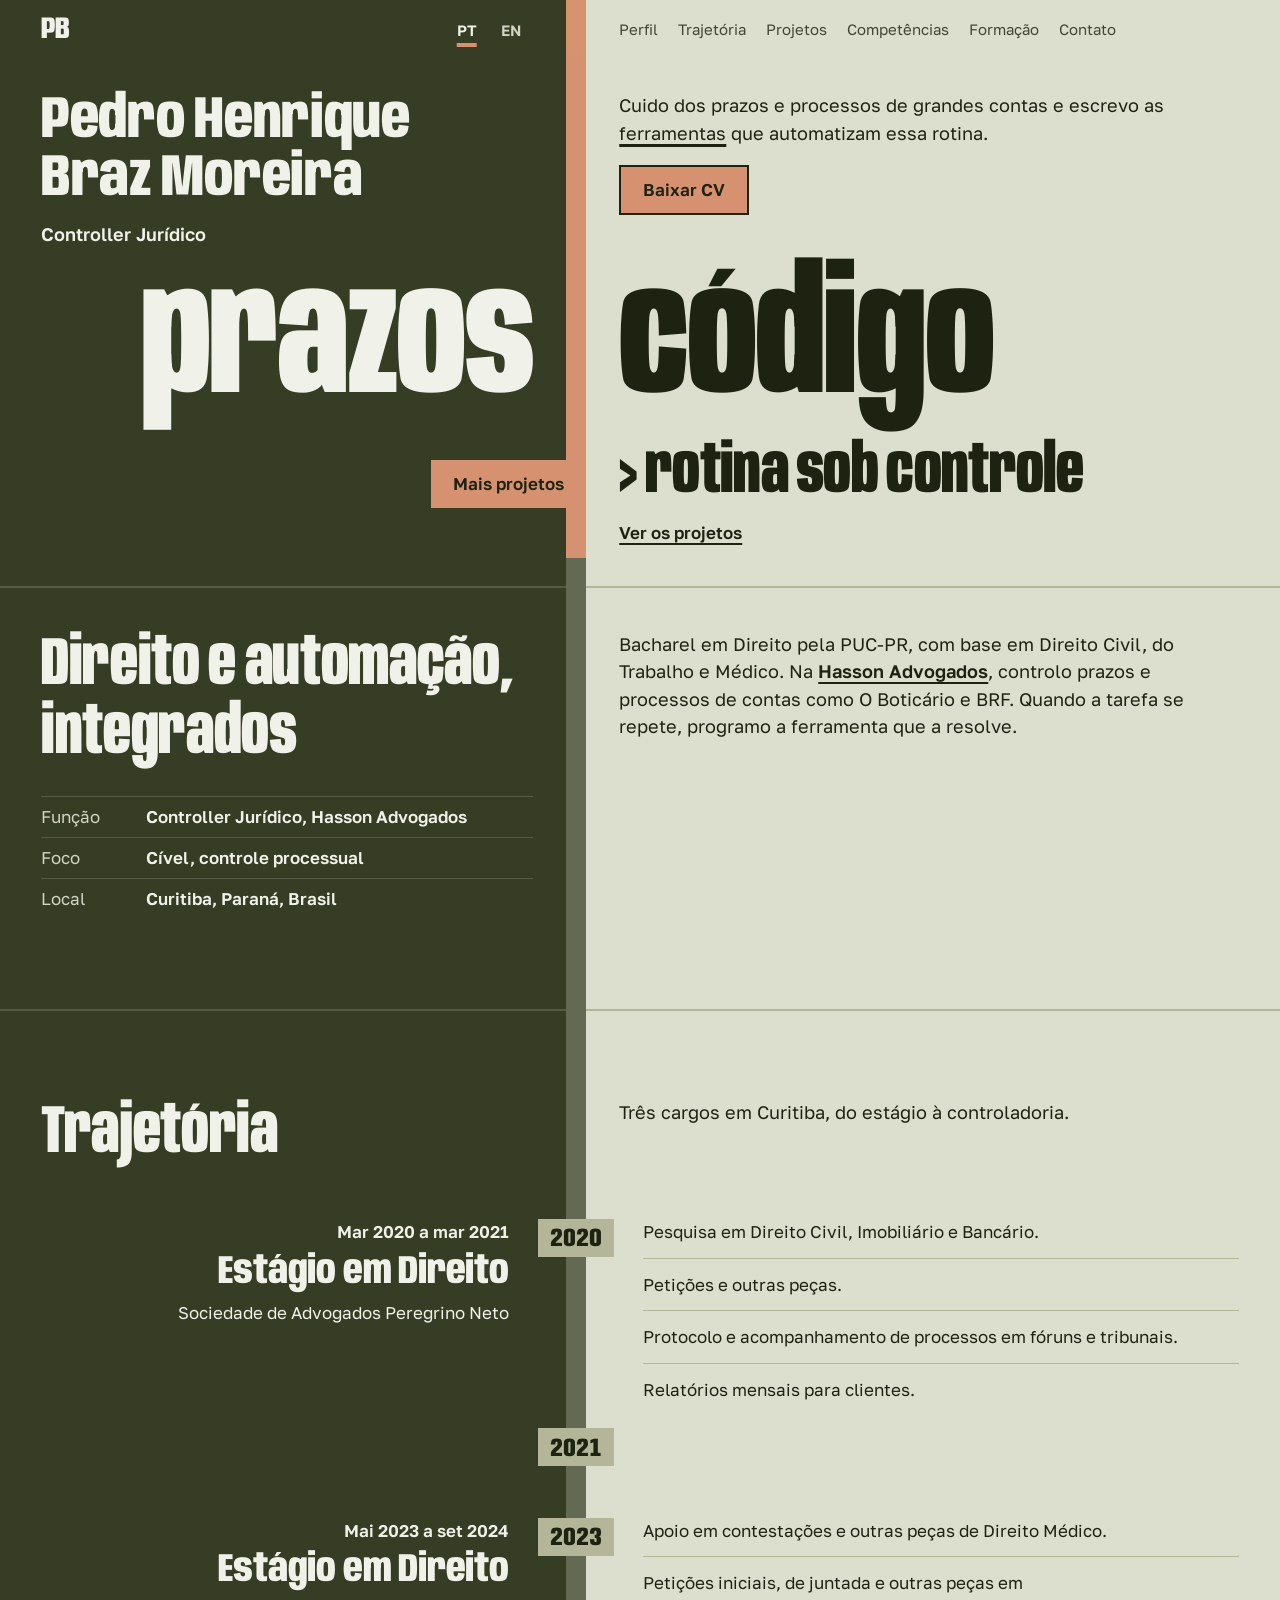
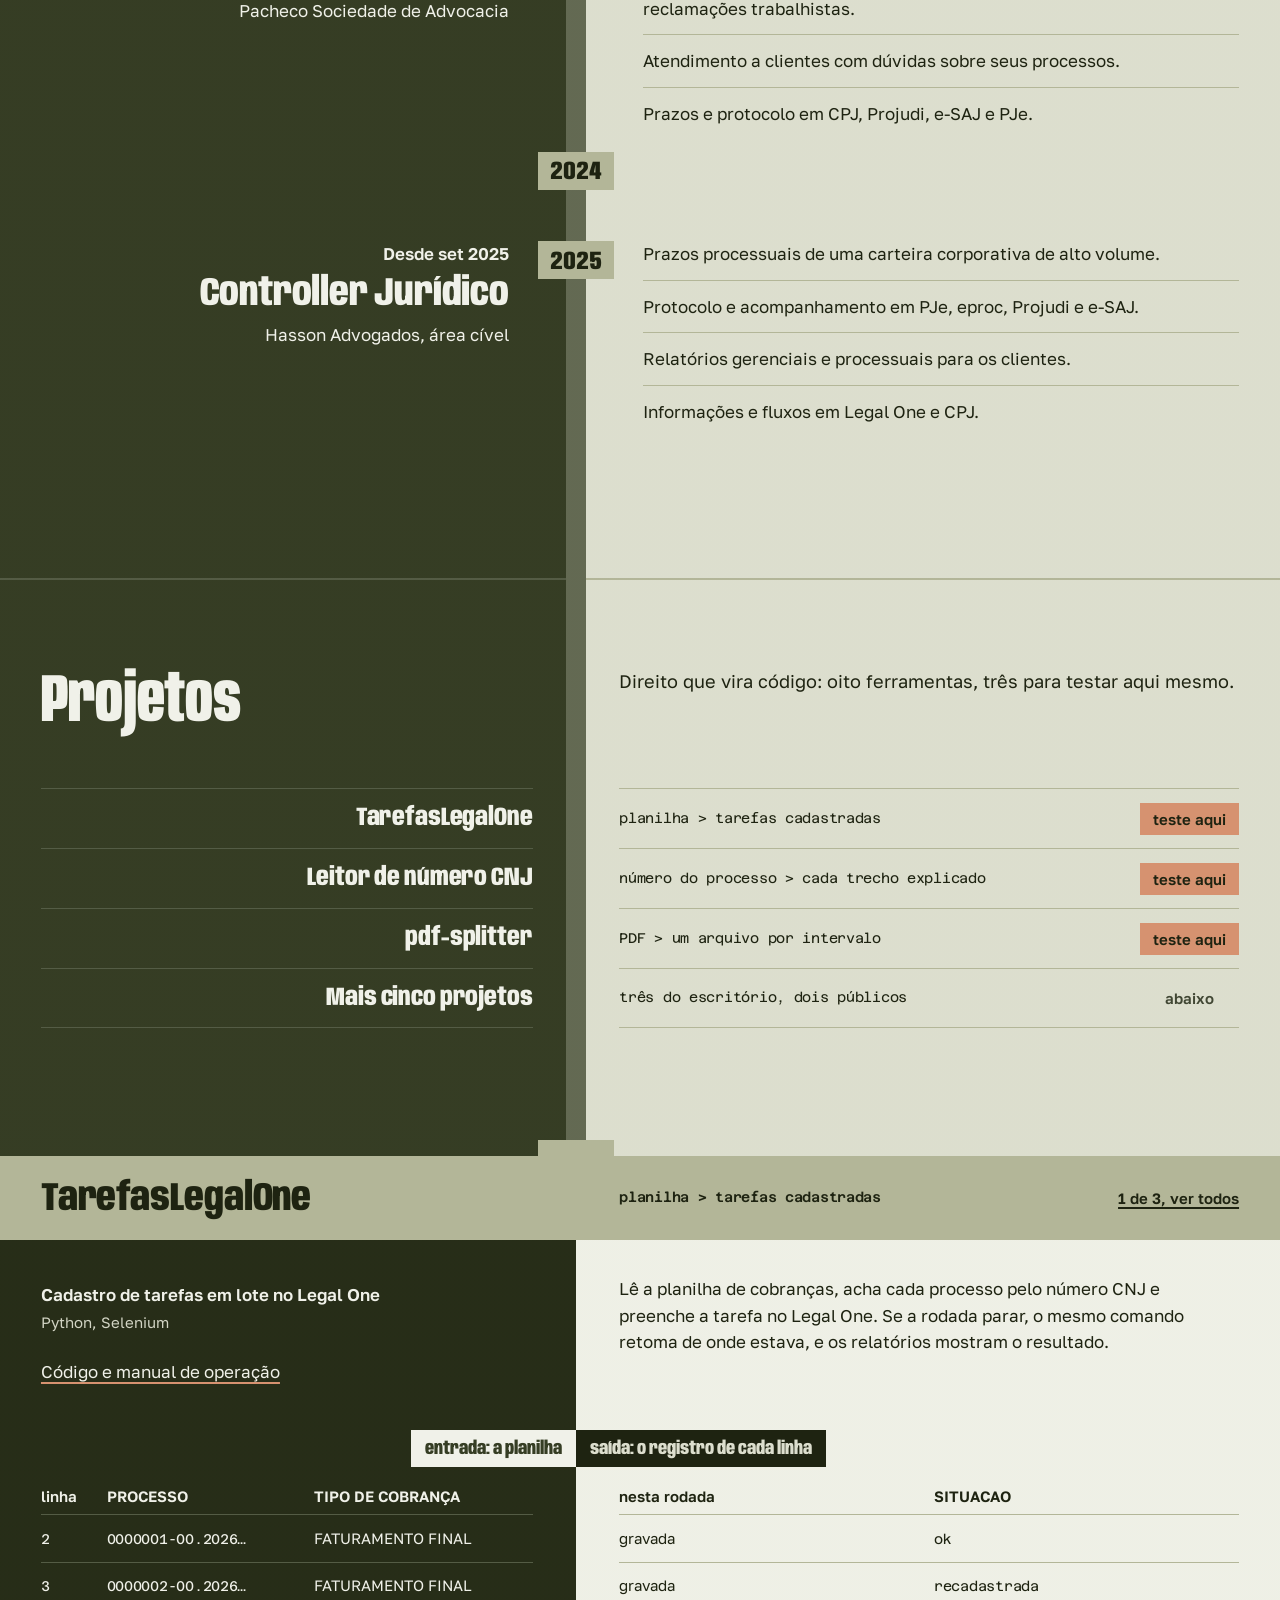
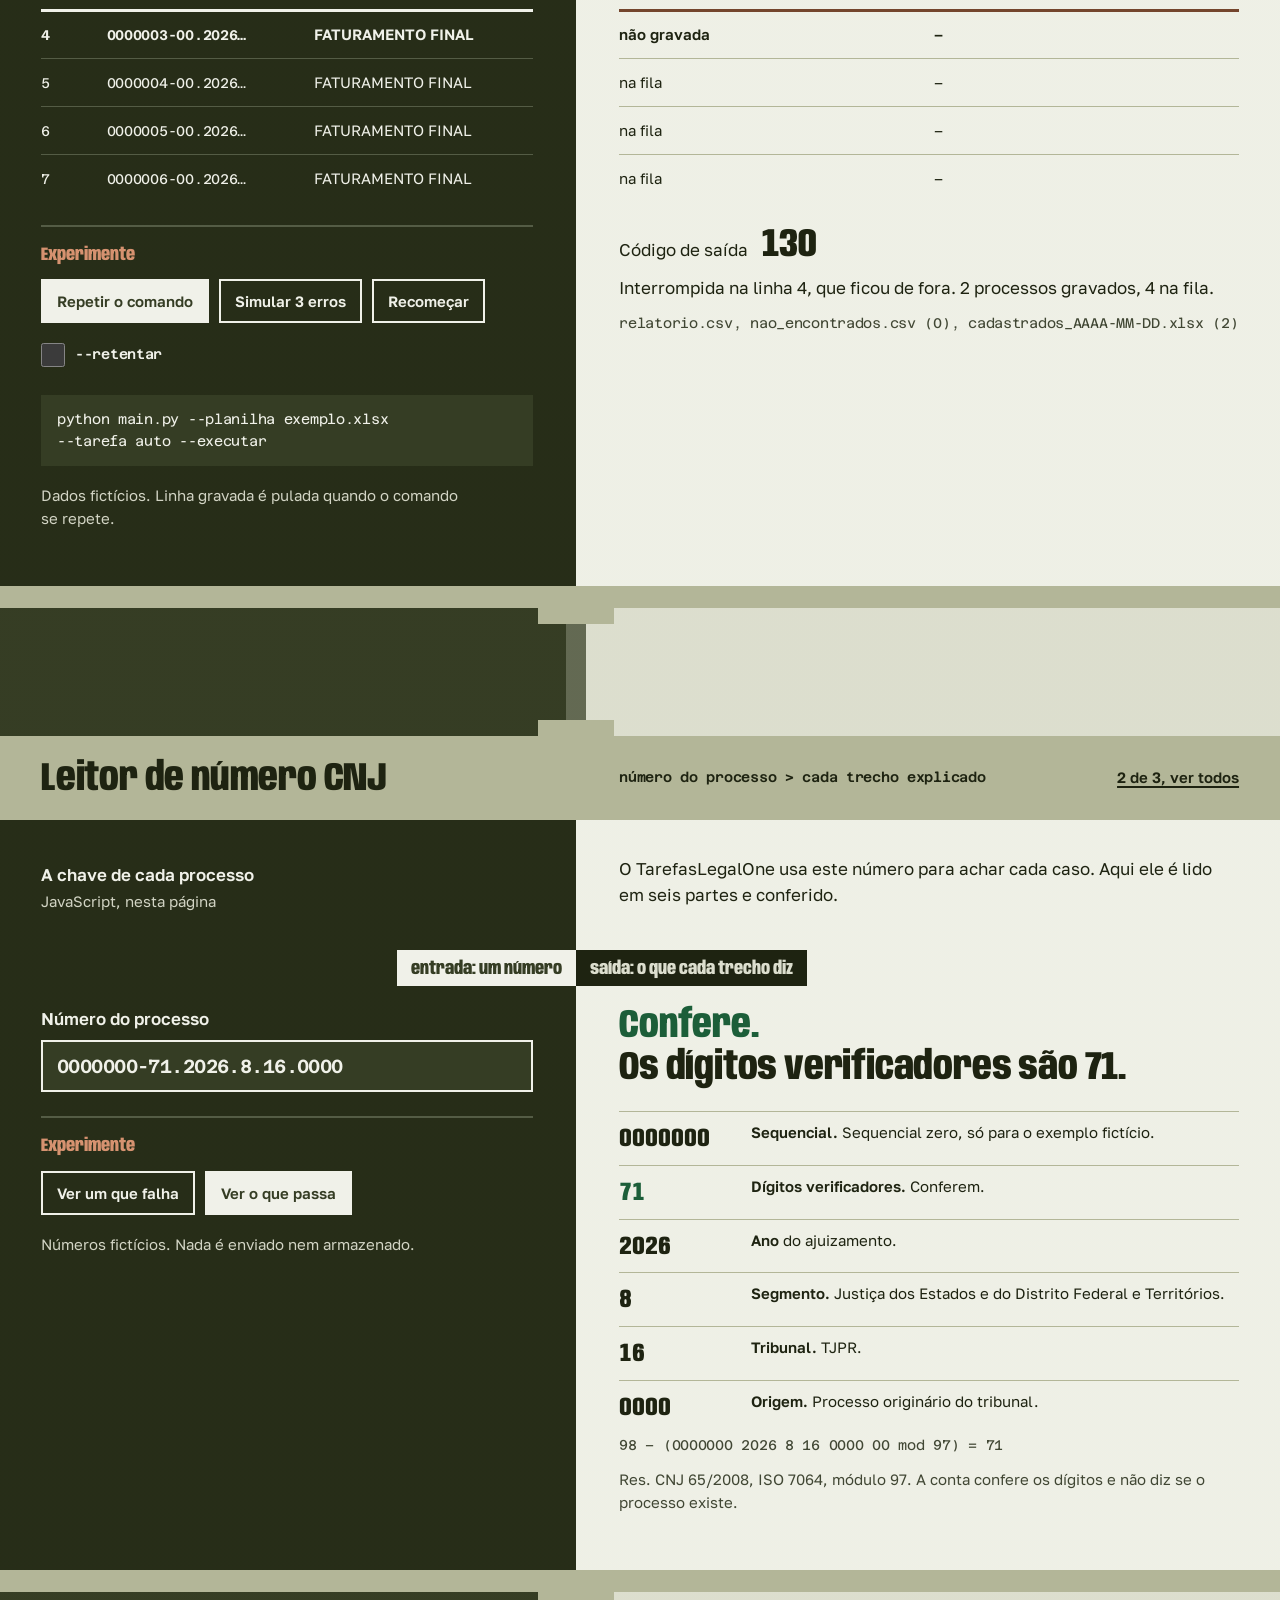
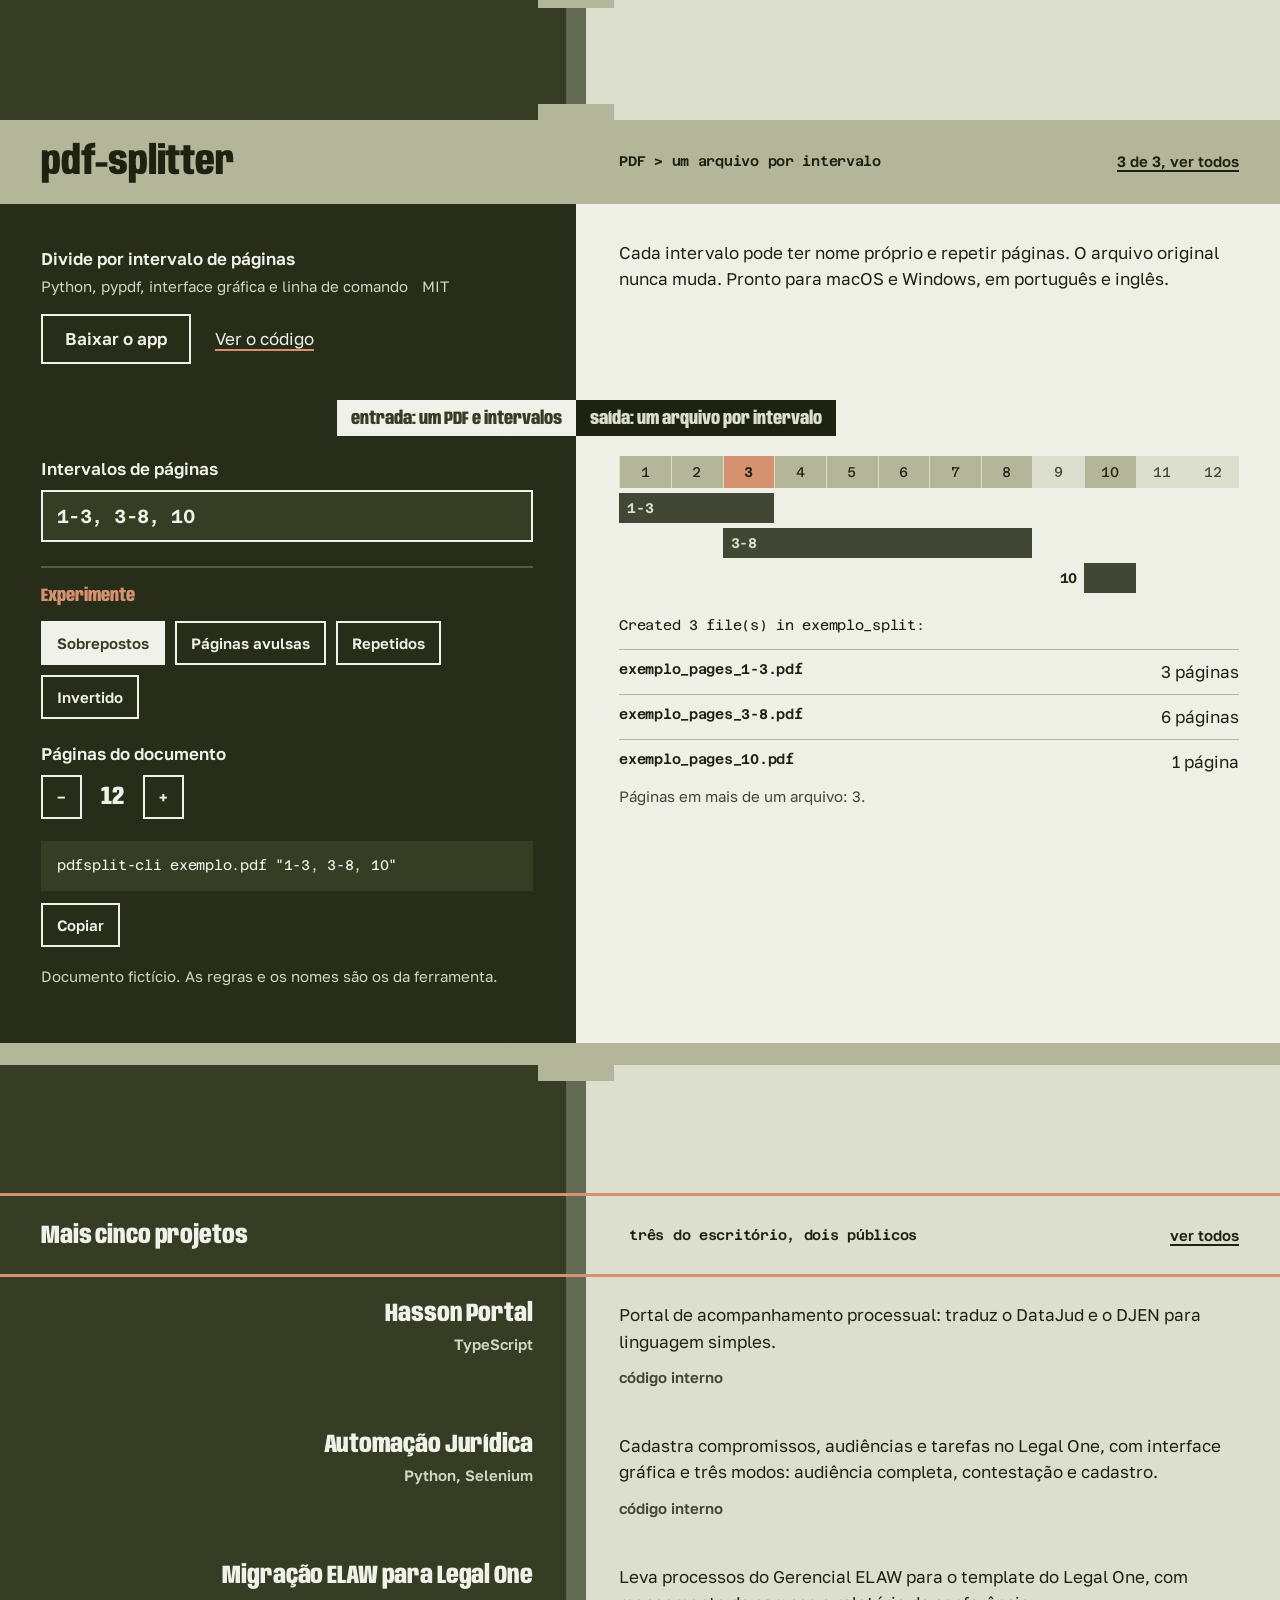
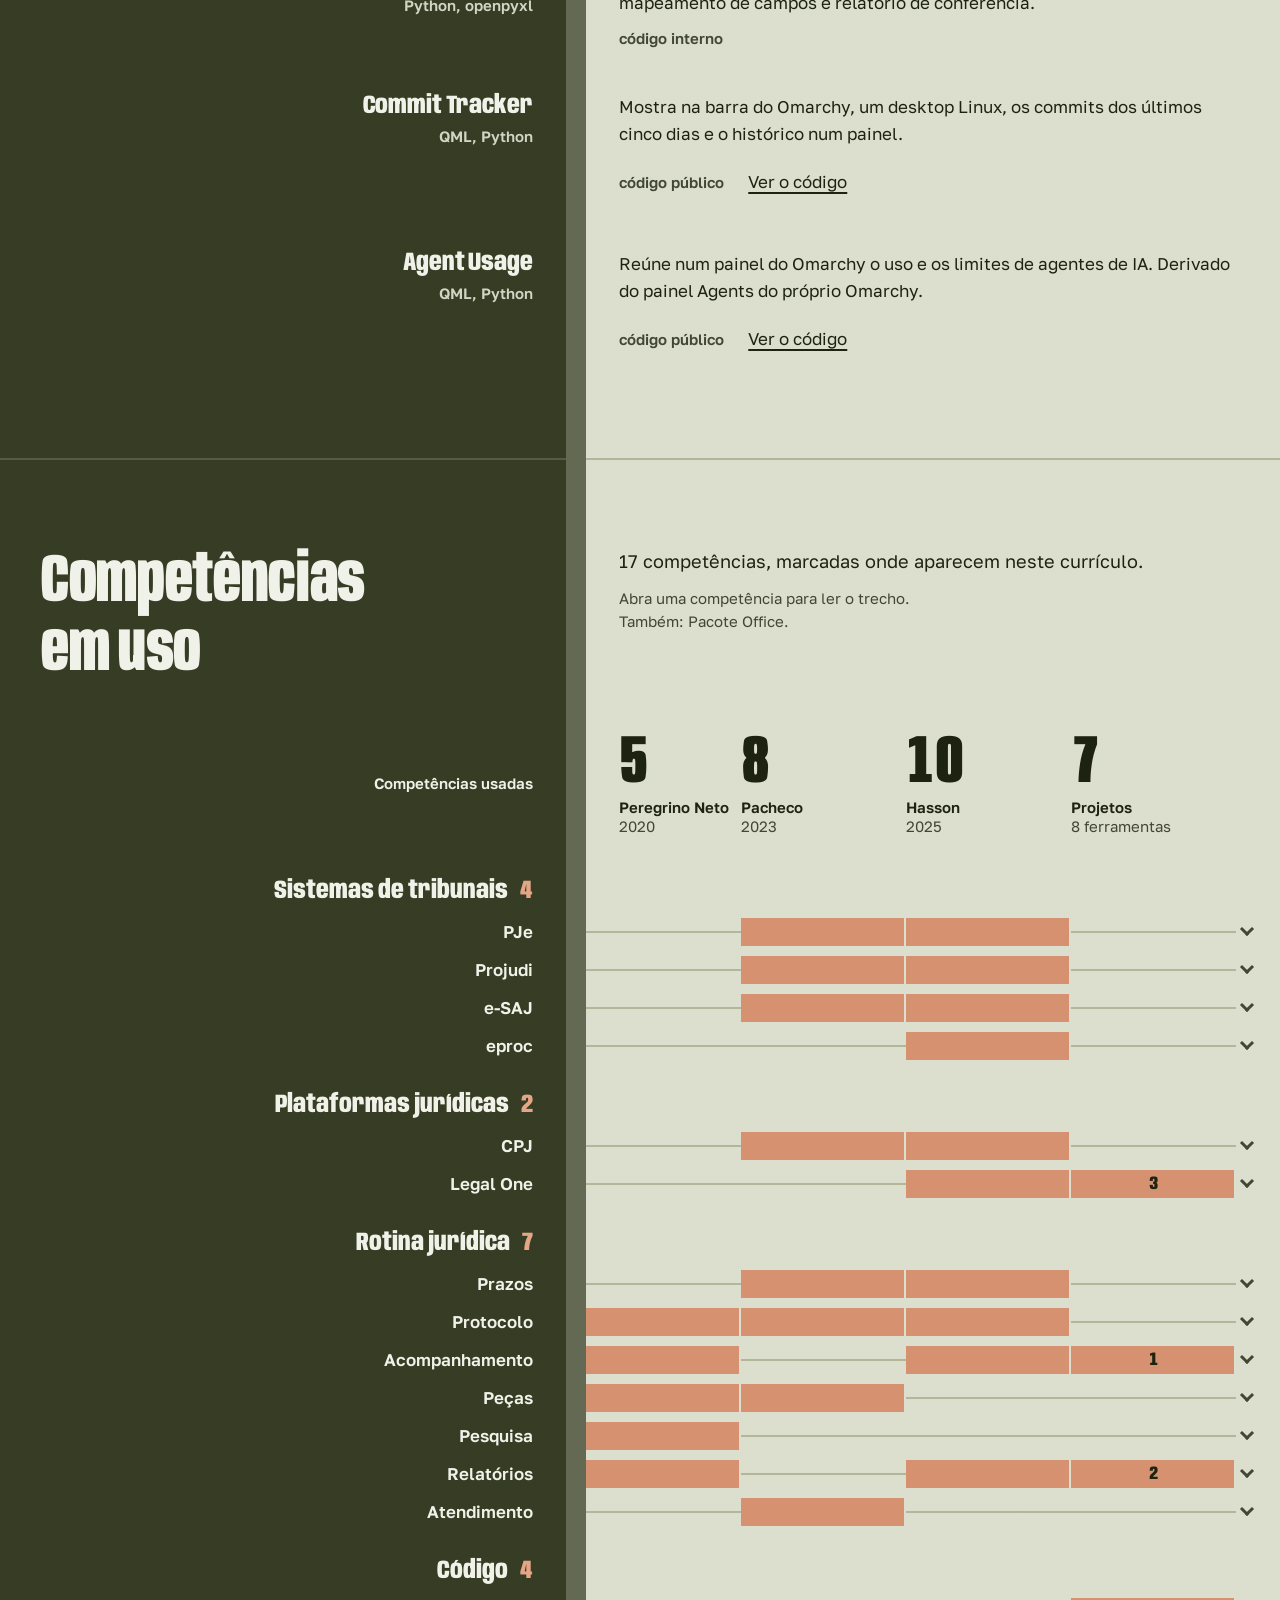
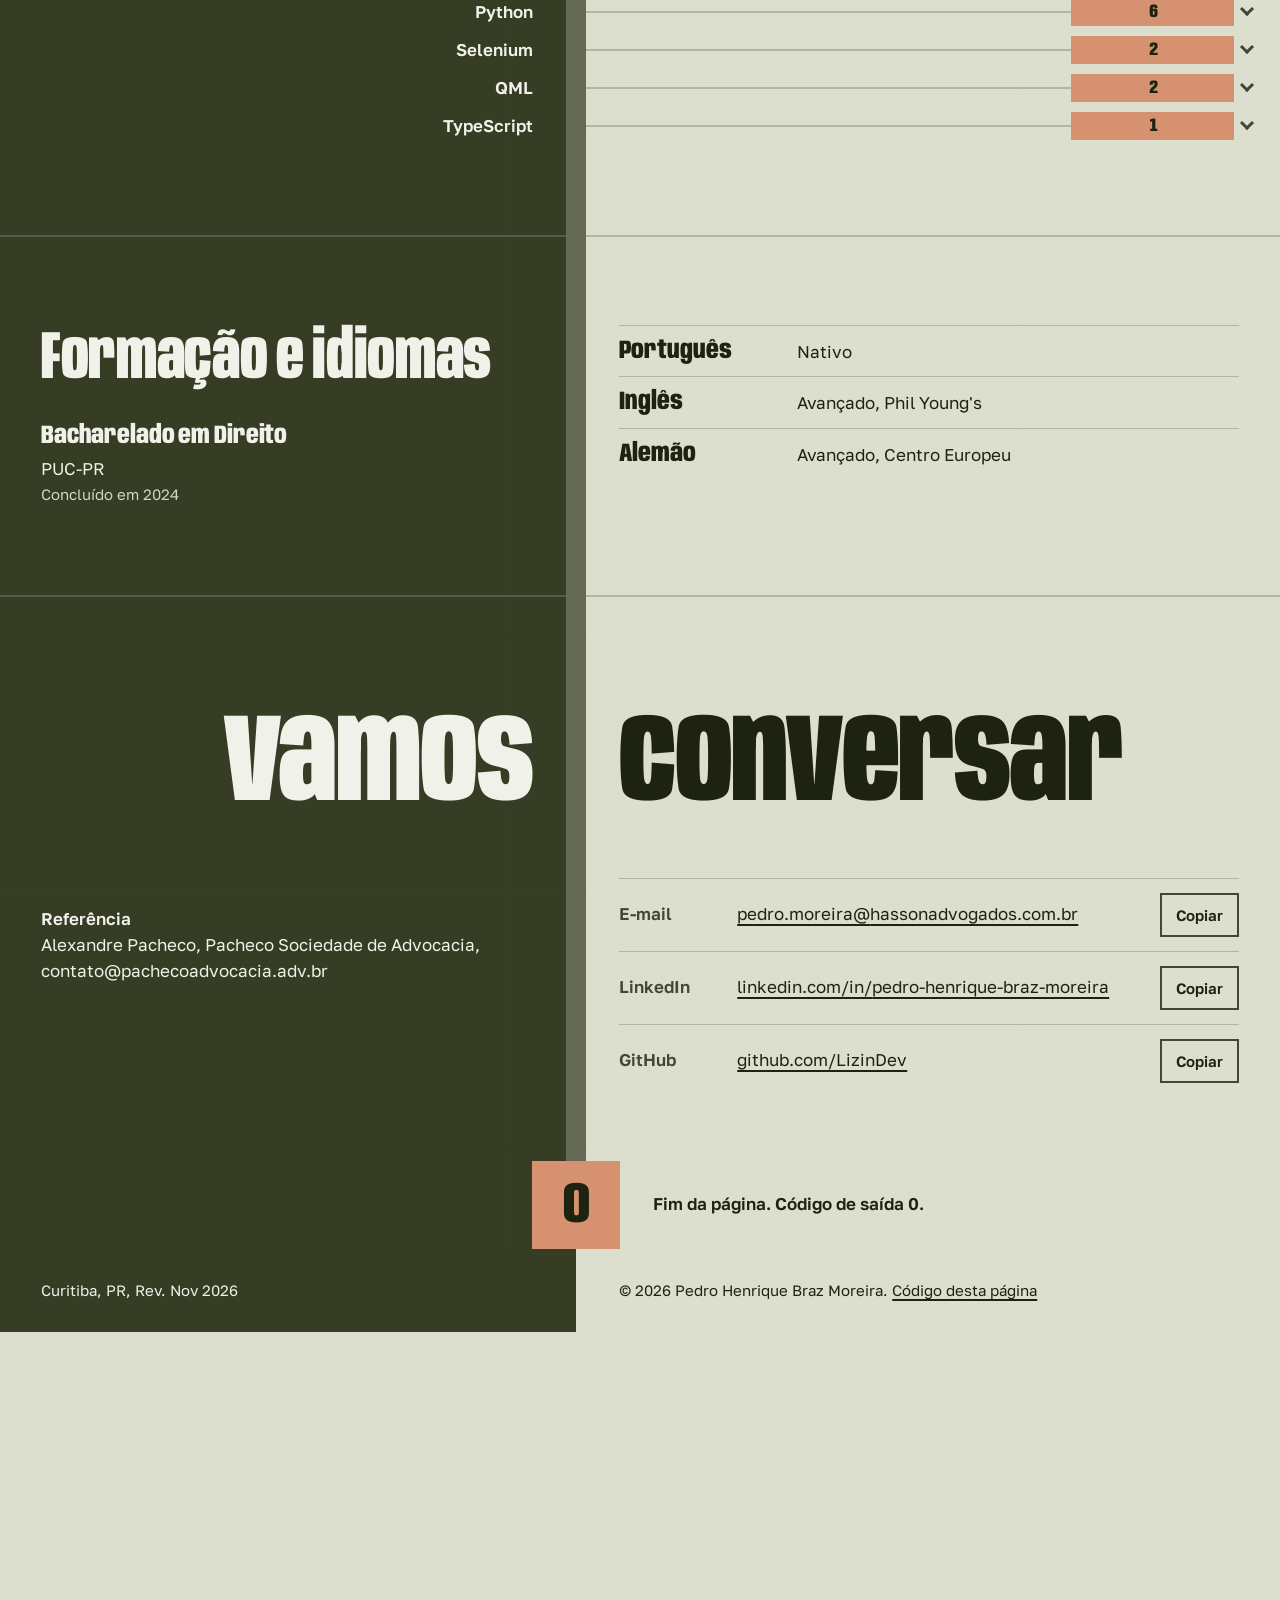
<file: index.html>
<!DOCTYPE html>
<html lang="pt-BR">
<head>
<meta charset="UTF-8">
<meta name="viewport" content="width=device-width, initial-scale=1, viewport-fit=cover, interactive-widget=resizes-visual">
<title>Pedro Henrique Braz Moreira — Controller Jurídico</title>
<meta name="description" content="Pedro Henrique Braz Moreira, Controller Jurídico em Curitiba. Prazos e processos de grandes contas, e as ferramentas em Python que automatizam essa rotina.">
<meta name="theme-color" content="#363c25">
<link rel="icon" type="image/svg+xml" href="favicon.svg">
<link rel="canonical" href="https://lizindev.github.io/Curriculo/">

<!-- Open Graph / cartão social -->
<meta property="og:type" content="profile">
<meta property="og:title" content="Pedro Henrique Braz Moreira — Controller Jurídico">
<meta property="og:description" content="Controller Jurídico em Curitiba. Prazos e processos de grandes contas, e as ferramentas em Python que automatizam essa rotina.">
<meta property="og:url" content="https://lizindev.github.io/Curriculo/">
<meta property="og:image" content="https://lizindev.github.io/Curriculo/og-image.png">
<meta property="og:image:width" content="1200">
<meta property="og:image:height" content="630">
<meta property="og:image:alt" content="prazos | código &gt; rotina sob controle. Pedro Henrique Braz Moreira, Controller Jurídico.">
<meta property="og:locale" content="pt_BR">
<meta property="og:locale:alternate" content="en_US">
<meta name="twitter:card" content="summary_large_image">
<meta name="twitter:title" content="Pedro Henrique Braz Moreira — Controller Jurídico">
<meta name="twitter:description" content="Controller Jurídico em Curitiba. Prazos e processos de grandes contas, e as ferramentas em Python que automatizam essa rotina.">
<meta name="twitter:image" content="https://lizindev.github.io/Curriculo/og-image.png">

<!-- As três fontes moram no repositório (fonts/, licença OFL): nenhum pedido sai para outro site. -->
<link rel="preload" href="fonts/anybody.woff2" as="font" type="font/woff2" crossorigin>
<link rel="preload" href="fonts/golos-text.woff2" as="font" type="font/woff2" crossorigin>
<link rel="stylesheet" href="tokens.css">
<link rel="stylesheet" href="styles.css" media="screen">
<link rel="stylesheet" href="print.css" media="print">
<!-- Antes da primeira pintura: sem script, o que depende dele nem aparece. -->
<script>document.documentElement.classList.add('js');</script>
<script defer src="i18n.js"></script>
<script defer src="script.js"></script>
<script type="application/ld+json">
{
  "@context": "https://schema.org",
  "@type": "Person",
  "name": "Pedro Henrique Braz Moreira",
  "jobTitle": "Controller Jurídico",
  "worksFor": {
    "@type": "Organization",
    "name": "Hasson Advogados",
    "url": "https://hassonadvogados.com.br/"
  },
  "alumniOf": {
    "@type": "CollegeOrUniversity",
    "name": "PUC-PR"
  },
  "address": {
    "@type": "PostalAddress",
    "addressLocality": "Curitiba",
    "addressRegion": "PR",
    "addressCountry": "BR"
  },
  "knowsLanguage": [
    "pt-BR",
    "en",
    "de"
  ],
  "url": "https://lizindev.github.io/Curriculo/",
  "sameAs": [
    "https://github.com/LizinDev",
    "https://www.linkedin.com/in/pedro-henrique-braz-moreira-b25516231/"
  ]
}
</script>
</head>
<body>
<a class="skip" href="#conteudo" data-i18n="skip">Pular para o conteúdo</a>
<div class="page">
<div class="fill" id="fill" aria-hidden="true"></div>

<header class="bar r">
  <div class="in"><div class="w">
    <a class="mark" href="#topo" aria-label="Pedro Henrique Braz Moreira, início" data-aria-en="Pedro Henrique Braz Moreira, home">PB</a>
    <a class="cv" href="Pedro-Henrique-Braz-Moreira-CV.pdf" data-pdf-en="Pedro-Henrique-Braz-Moreira-CV-EN.pdf" download data-i18n="download">Baixar CV</a>
    <div class="lang" role="group" aria-label="Idioma da página" data-aria-en="Page language">
      <button type="button" data-lang="pt" class="is-active" aria-pressed="true">PT</button>
      <button type="button" data-lang="en" aria-pressed="false">EN</button>
    </div>
  </div></div>
  <nav class="out" aria-label="Seções do currículo" data-aria-en="Résumé sections"><div class="w idx">
    <a href="#perfil" data-i18n="nav-perfil">Perfil</a>
    <a href="#experiencia" data-i18n="nav-exp">Trajetória</a>
    <a href="#projetos" data-i18n="nav-proj">Projetos</a>
    <a href="#competencias" data-i18n="nav-comp">Competências</a>
    <a href="#formacao" data-i18n="nav-form">Formação</a>
    <a href="#contato" data-i18n="nav-cont">Contato</a>
  </div></nav>
</header>

<main id="conteudo" tabindex="-1">

<section class="hero" id="topo">
  <div class="in h-name"><div class="w">
    <h1>Pedro&nbsp;Henrique <br>Braz&nbsp;Moreira</h1>
    <p class="role" data-i18n="c1-role">Controller Jurídico</p>
    <p class="only-print p-contact">pedro.moreira@hassonadvogados.com.br, linkedin.com/in/pedro-henrique-braz-moreira-b25516231, github.com/LizinDev, lizindev.github.io/Curriculo</p>
  </div></div>
  <div class="out h-act"><div class="w">
    <p class="thesis" data-i18n="thesis">Cuido dos prazos e processos de grandes contas e escrevo as <span class="ul">ferramentas</span> que automatizam essa rotina.</p>
    <a class="cta" href="Pedro-Henrique-Braz-Moreira-CV.pdf" data-pdf-en="Pedro-Henrique-Braz-Moreira-CV-EN.pdf" download data-i18n="download">Baixar CV</a>
  </div></div>
  <p class="giant split"><span class="in"><span class="w"><span class="disp" id="h1a">prazos</span></span></span><span class="vh"> | </span><span class="out"><span class="w"><span class="disp" id="h1b">código</span></span></span></p>
  <button class="valve js-only" type="button" id="valve"><span data-i18n="d-valve">Mais projetos</span></button>
  <div class="out g3"><div class="w">
    <p class="box"><span class="disp" id="h1c">&gt; rotina sob controle</span></p>
    <a id="h1l" href="#projetos">Ver os projetos</a>
  </div></div>
  <p class="vh" id="h1s" role="status"></p>
</section>

<section class="sec" id="perfil" data-src>
  <div class="r">
    <div class="in"><div class="w">
      <h2 class="src" data-i18n="s1-h2">Direito e automação, integrados</h2>
      <dl class="ficha">
        <div><dt data-i18n="ficha-funcao">Função</dt><dd data-i18n="ficha-funcao-v">Controller Jurídico, Hasson Advogados</dd></div>
        <div><dt data-i18n="ficha-foco">Foco</dt><dd data-i18n="ficha-foco-v">Cível, controle processual</dd></div>
        <div><dt data-i18n="ficha-local">Local</dt><dd data-i18n="ficha-local-v">Curitiba, Paraná, Brasil</dd></div>
      </dl>
    </div></div>
    <div class="out"><div class="w"><p class="lede" data-g data-i18n="s1-lede">Bacharel em Direito pela PUC-PR, com base em Direito Civil, do Trabalho e Médico. Na <strong><a class="ilink" href="https://hassonadvogados.com.br/sobre/" target="_blank" rel="noopener">Hasson Advogados</a></strong>, controlo prazos e processos de contas como O Boticário e BRF. Quando a tarefa se repete, programo a ferramenta que a resolve.</p></div></div>
  </div>
</section>

<section class="sec" id="experiencia">
  <div class="r"><div class="in"><div class="w"><h2 data-i18n="s2-h2">Trajetória</h2></div></div><div class="out"><div class="w"><p class="lede" data-i18n="d-e-l">Três cargos em Curitiba, do estágio à controladoria.</p></div></div></div>
  <ol>
    <li class="entry" id="exp-3" data-src>
      <span class="yr a" aria-hidden="true">2020</span><span class="yr b" aria-hidden="true">2021</span>
      <div class="in"><div class="w">
        <p class="when"><span data-i18n="c3-date">Mar 2020 a mar 2021</span> </p>
        <h3 data-i18n="intern2">Estágio em Direito</h3>
        <p class="org"><span class="src">Sociedade de Advogados Peregrino Neto</span></p>
      </div></div>
      <div class="out"><div class="w"><ul class="marks">
          <li data-g data-i18n="c3-b1">Pesquisa em Direito Civil, Imobiliário e Bancário.</li>
          <li data-g data-i18n="c3-b2">Petições e outras peças.</li>
          <li data-g data-i18n="c3-b3">Protocolo e acompanhamento de processos em fóruns e tribunais.</li>
          <li data-g data-i18n="c3-b4">Relatórios mensais para clientes.</li>
      </ul></div></div>
    </li>
    <li class="entry" id="exp-2" data-src>
      <span class="yr a" aria-hidden="true">2023</span><span class="yr b" aria-hidden="true">2024</span>
      <div class="in"><div class="w">
        <p class="when"><span data-i18n="c2-date">Mai 2023 a set 2024</span> </p>
        <h3 data-i18n="intern">Estágio em Direito</h3>
        <p class="org"><span class="src">Pacheco Sociedade de Advocacia</span></p>
      </div></div>
      <div class="out"><div class="w"><ul class="marks">
          <li data-g data-i18n="c2-b1">Apoio em contestações e outras peças de Direito Médico.</li>
          <li data-g data-i18n="c2-b2">Petições iniciais, de juntada e outras peças em reclamações trabalhistas.</li>
          <li data-g data-i18n="c2-b3">Atendimento a clientes com dúvidas sobre seus processos.</li>
          <li data-g data-i18n="c2-b4">Prazos e protocolo em CPJ, Projudi, e-SAJ e PJe.</li>
      </ul></div></div>
    </li>
    <li class="entry" id="exp-1" data-src>
      <span class="yr a" aria-hidden="true">2025</span>
      <div class="in"><div class="w">
        <p class="when"><span data-i18n="c1-date">Desde set 2025</span></p>
        <h3 data-i18n="c1-role">Controller Jurídico</h3>
        <p class="org"><span class="src">Hasson Advogados</span><span data-i18n="c1-where">, área cível</span></p>
      </div></div>
      <div class="out"><div class="w"><ul class="marks">
          <li data-g data-i18n="c1-b1">Prazos processuais de uma carteira corporativa de alto volume.</li>
          <li data-g data-i18n="c1-b2">Protocolo e acompanhamento em PJe, eproc, Projudi e e-SAJ.</li>
          <li data-g data-i18n="c1-b3">Relatórios gerenciais e processuais para os clientes.</li>
          <li data-g data-i18n="c1-b4">Informações e fluxos em Legal One e CPJ.</li>
      </ul></div></div>
    </li>
  </ol>
</section>

<section class="sec" id="projetos">
  <div class="r">
    <div class="in"><div class="w"><h2 data-i18n="s5-h2">Projetos</h2></div></div>
    <div class="out"><div class="w"><p class="lede" data-i18n="s5-lede">Direito que vira código: oito ferramentas, três para testar aqui mesmo.</p></div></div>
  </div>

  <nav class="ix" id="indice" aria-label="Projetos desta página" data-aria-en="Projects on this page"><ul>
<li><a href="#tarefas"><span class="in"><span class="w disp">TarefasLegalOne</span></span><span class="out"><span class="w"><span class="fl" data-i18n="d-x1">planilha &gt; tarefas cadastradas</span><span class="st go" data-i18n="d-s1">teste aqui</span></span></span></a></li>
<li><a href="#leitor"><span class="in"><span class="w disp" data-i18n="d-cnj-name">Leitor de número CNJ</span></span><span class="out"><span class="w"><span class="fl" data-i18n="d-x2">número do processo &gt; cada trecho explicado</span><span class="st go" data-i18n="d-s1">teste aqui</span></span></span></a></li>
<li><a href="#pdf"><span class="in"><span class="w disp">pdf-splitter</span></span><span class="out"><span class="w"><span class="fl" data-i18n="d-x3">PDF &gt; um arquivo por intervalo</span><span class="st go" data-i18n="d-s1">teste aqui</span></span></span></a></li>
<li><a href="#mais"><span class="in"><span class="w disp" data-i18n="d-m-h">Mais cinco projetos</span></span><span class="out"><span class="w"><span class="fl" data-i18n="d-m-f">três do escritório, dois públicos</span><span class="st" data-i18n="d-m-s">abaixo</span></span></span></a></li>
</ul></nav>

  <article class="tool" id="tarefas" data-src>
    <div class="stage">
    <div class="plate"><div class="in"><div class="w"><p class="name disp src" data-g>TarefasLegalOne</p></div></div><div class="out"><div class="w"><span class="fl" data-i18n="d-x1">planilha &gt; tarefas cadastradas</span><a class="all" href="#indice" data-i18n="d-a1">1 de 3, ver todos</a></div></div></div>
    <div class="body">
    <div class="r st1">
      <div class="in"><div class="w">
        <h3 data-g data-i18n="tarefas-h3">Cadastro de tarefas em lote no Legal One</h3>
        <p class="meta" data-g>Python, Selenium</p>
        <p class="acts"><a href="https://github.com/LizinDev/TarefasLegalOne" target="_blank" rel="noopener" data-i18n="tarefas-code">Código e manual de operação</a></p>
      </div></div>
      <div class="out"><div class="w">
        <p data-g data-i18n="tarefas-p">Lê a planilha de cobranças, acha cada processo pelo número CNJ e preenche a tarefa no Legal One. Se a rodada parar, o mesmo comando retoma de onde estava, e os relatórios mostram o resultado.</p>
      </div></div>
    </div>
    <div class="r iobox">
      <div class="in st2"><div class="w">
        <p class="io" data-i18n="d-t-in">entrada: a planilha</p>
        <table class="run" id="run-i">
          <thead><tr><th scope="col" data-i18n="d-t-l">linha</th><th scope="col" lang="pt-BR">PROCESSO</th><th scope="col" lang="pt-BR">TIPO DE COBRANÇA</th></tr></thead>
          <tbody>
            <tr><td class="mono">2</td><td class="mono">0000001-00.2026…</td><td lang="pt-BR">FATURAMENTO FINAL</td></tr>
            <tr><td class="mono">3</td><td class="mono">0000002-00.2026…</td><td lang="pt-BR">FATURAMENTO FINAL</td></tr>
            <tr class="cut"><td class="mono">4</td><td class="mono">0000003-00.2026…</td><td lang="pt-BR">FATURAMENTO FINAL</td></tr>
            <tr><td class="mono">5</td><td class="mono">0000004-00.2026…</td><td lang="pt-BR">FATURAMENTO FINAL</td></tr>
            <tr><td class="mono">6</td><td class="mono">0000005-00.2026…</td><td lang="pt-BR">FATURAMENTO FINAL</td></tr>
            <tr><td class="mono">7</td><td class="mono">0000006-00.2026…</td><td lang="pt-BR">FATURAMENTO FINAL</td></tr>
          </tbody></table>
        <div class="foot-io stack st4">
          <p class="try js-only" id="run-try" data-i18n="d-try">Experimente</p>
          <div class="ctl js-only">
            <button class="btn main" type="button" id="run-go">Repetir o comando</button>
            <button class="btn" type="button" id="run-f" data-i18n="d-t-f">Simular 3 erros</button>
            <button class="btn" type="button" id="run-x" data-i18n="d-t-x">Recomeçar</button>
            <label class="chk" for="run-r"><input type="checkbox" id="run-r"><code>--retentar</code></label>
          </div>
          <code class="cmd" id="run-c"><span class="nb">python main.py</span> <span class="nb">--planilha exemplo.xlsx</span> <span class="nb">--tarefa auto</span> <span class="nb">--executar</span></code>
          <p class="note" data-i18n="d-t-n">Dados fictícios. Linha gravada é pulada quando o comando se repete.</p>
        </div>
      </div></div>
      <div class="out st3"><div class="w">
        <p class="io" data-i18n="d-t-out">saída: o registro de cada linha</p>
        <table class="run" id="run-o">
          <thead><tr><th scope="col" data-i18n="d-t-r">nesta rodada</th><th scope="col" lang="pt-BR">SITUACAO</th></tr></thead>
          <tbody>
            <tr><td>gravada</td><td class="mono" lang="pt-BR">ok</td></tr>
            <tr><td>gravada</td><td class="mono" lang="pt-BR">recadastrada</td></tr>
            <tr class="cut"><td>não gravada</td><td class="mono" lang="pt-BR">–</td></tr>
            <tr><td>na fila</td><td class="mono" lang="pt-BR">–</td></tr>
            <tr><td>na fila</td><td class="mono" lang="pt-BR">–</td></tr>
            <tr><td>na fila</td><td class="mono" lang="pt-BR">–</td></tr>
          </tbody></table>
        <div class="foot-io run-o">
          <p class="code"><span data-i18n="d-t-code">Código de saída</span> <b class="disp" id="run-e">130</b></p>
          <p id="run-m">Interrompida na linha 4, que ficou de fora. 2 processos gravados, 4 na fila.</p>
          <p class="note"><code id="run-fl">relatorio.csv, nao_encontrados.csv (0), cadastrados_AAAA-MM-DD.xlsx (2)</code></p>
          <p class="vh" id="run-l" role="status"></p>
        </div>
      </div></div>
    </div>
    </div>
    <div class="outlet" aria-hidden="true"><i></i></div>
    </div>
  </article>

  <article class="tool live" id="leitor" data-src>
    <div class="stage">
    <div class="plate"><div class="in"><div class="w"><p class="name disp src" data-g data-i18n="d-cnj-name">Leitor de número CNJ</p></div></div><div class="out"><div class="w"><span class="fl" data-i18n="d-x2">número do processo &gt; cada trecho explicado</span><a class="all" href="#indice" data-i18n="d-a2">2 de 3, ver todos</a></div></div></div>
    <div class="body">
    <div class="r st1">
      <div class="in"><div class="w">
        <h3 data-g data-i18n="d-cnj-h">A chave de cada processo</h3>
        <p class="meta" data-g data-i18n="d-cnj-m">JavaScript, nesta página</p>
      </div></div>
      <div class="out"><div class="w"><p data-g data-i18n="d-cnj-p">O TarefasLegalOne usa este número para achar cada caso. Aqui ele é lido em seis partes e conferido.</p></div></div>
    </div>
    <div class="r iobox">
      <div class="in st2"><div class="w">
        <p class="io" data-i18n="d-c-in">entrada: um número</p>
        <div class="field">
          <label for="cnj" data-i18n="d-cnj-l">Número do processo</label>
          <input id="cnj" name="cnj" type="text" inputmode="decimal" autocomplete="off" spellcheck="false" maxlength="60" value="0000000-71.2026.8.16.0000" aria-describedby="cnj-note">
        </div>
        <p class="try js-only st4" data-i18n="d-try">Experimente</p>
        <div class="line js-only st4">
          <button class="btn" type="button" id="cnj-bad" data-i18n="d-cnj-b" aria-pressed="false">Ver um que falha</button>
          <button class="btn" type="button" id="cnj-ok" data-i18n="d-cnj-k" aria-pressed="true">Ver o que passa</button>
        </div>
        <p class="note" id="cnj-note" data-i18n="d-cnj-n">Números fictícios. Nada é enviado nem armazenado.</p>
      </div></div>
      <div class="out st3"><div class="w">
        <p class="io" data-i18n="d-c-out">saída: o que cada trecho diz</p>
        <div id="cnj-v" role="status" class="disp verdict ok"><b>Confere.</b>Os dígitos verificadores são 71.</div>
        <dl class="segs" id="cnj-o">
          <div><dt>0000000</dt><dd><b>Sequencial.</b> Sequencial zero, só para o exemplo fictício.</dd></div>
          <div class="fine"><dt>71</dt><dd><b>Dígitos verificadores.</b> Conferem.</dd></div>
          <div><dt>2026</dt><dd><b>Ano</b> do ajuizamento.</dd></div>
          <div><dt>8</dt><dd><b>Segmento.</b> Justiça dos Estados e do Distrito Federal e Territórios.</dd></div>
          <div><dt>16</dt><dd><b>Tribunal.</b> TJPR.</dd></div>
          <div><dt>0000</dt><dd><b>Origem.</b> Processo originário do tribunal.</dd></div>
        </dl>
        <p class="note"><code id="cnj-c">98 − (0000000 2026 8 16 0000 00 mod 97) = 71</code></p>
        <p class="note" style="margin-top:12px"><span data-i18n="d-cnj-s">Res. CNJ 65/2008, ISO 7064, módulo 97. A conta confere os dígitos e não diz se o processo existe.</span></p>
      </div></div>
    </div>
    </div>
    <div class="outlet" aria-hidden="true"><i></i></div>
    </div>
  </article>

  <article class="tool" id="pdf" data-src>
    <div class="stage">
    <div class="plate"><div class="in"><div class="w"><p class="name disp src" data-g>pdf-splitter</p></div></div><div class="out"><div class="w"><span class="fl" data-i18n="d-x3">PDF &gt; um arquivo por intervalo</span><a class="all" href="#indice" data-i18n="d-a3">3 de 3, ver todos</a></div></div></div>
    <div class="body">
    <div class="r st1">
      <div class="in"><div class="w">
        <h3 data-g data-i18n="pdf-h3">Divide por intervalo de páginas</h3>
        <p class="meta" data-g><span data-i18n="pdf-stack">Python, pypdf, interface gráfica e linha de comando</span> <span class="mit">MIT</span></p>
        <p class="acts"><a class="cta line" href="https://github.com/LizinDev/pdf-splitter/releases/latest" target="_blank" rel="noopener" data-i18n="pdf-dl">Baixar o app</a><a href="https://github.com/LizinDev/pdf-splitter" target="_blank" rel="noopener" data-i18n="pdf-code">Ver o código</a></p>
      </div></div>
      <div class="out"><div class="w">
        <p data-g data-i18n="pdf-p">Cada intervalo pode ter nome próprio e repetir páginas. O arquivo original nunca muda. Pronto para macOS e Windows, em português e inglês.</p>
      </div></div>
    </div>
    <div class="r iobox live">
      <div class="in st2"><div class="w">
        <p class="io" data-i18n="d-p-in">entrada: um PDF e intervalos</p>
        <div class="field">
          <label for="rg" data-i18n="d-p-l">Intervalos de páginas</label>
          <input id="rg" name="ranges" type="text" autocomplete="off" spellcheck="false" maxlength="120" value="1-3, 3-8, 10" aria-describedby="rg-note">
        </div>
        <p class="try js-only" data-i18n="d-try">Experimente</p>
        <div class="line js-only" id="rg-s">
          <button class="btn" type="button" data-rg="1-3, 3-8, 10" data-i18n="d-p-s1">Sobrepostos</button>
          <button class="btn" type="button" data-rg="2 5 11" data-i18n="d-p-s2">Páginas avulsas</button>
          <button class="btn" type="button" data-rg="1-4, 1-4" data-i18n="d-p-s3">Repetidos</button>
          <button class="btn" type="button" data-rg="9-4" data-i18n="d-p-s4">Invertido</button>
        </div>
        <div class="field js-only np">
          <span class="lbl" id="np-l" data-i18n="d-p-n">Páginas do documento</span>
          <div class="line" role="group" aria-labelledby="np-l">
            <button class="btn" type="button" id="np-d" aria-label="− 1">−</button>
            <output id="np" class="disp" style="font-size:1.9rem;min-width:1.6em;text-align:center">12</output>
            <button class="btn" type="button" id="np-i" aria-label="+ 1">+</button>
          </div>
        </div>
        <div class="foot-io stack st4">
          <div class="cc"><code class="cmd" id="pdf-cmd">pdfsplit-cli exemplo.pdf "1-3, 3-8, 10"</code>
          <div class="js-only"><button class="copy" type="button" id="pdf-copy" data-copy='pdfsplit-cli exemplo.pdf "1-3, 3-8, 10"' data-i18n="copy">Copiar</button></div></div>
          <p class="note" id="rg-note" data-i18n="d-p-note">Documento fictício. As regras e os nomes são os da ferramenta.</p>
        </div>
      </div></div>
      <div class="out st3"><div class="w">
        <p class="io" data-i18n="d-p-out">saída: um arquivo por intervalo</p>
        <div class="map" id="map" role="img" aria-label="Mapa de 12 páginas"></div>
        <div id="pdf-o" role="status">
          <p class="mono">Created 3 file(s) in exemplo_split:</p>
          <ul class="files"><li><span class="mono">exemplo_pages_1-3.pdf</span></li><li><span class="mono">exemplo_pages_3-8.pdf</span></li><li><span class="mono">exemplo_pages_10.pdf</span></li></ul>
        </div>
      </div></div>
    </div>
    </div>
    <div class="outlet" aria-hidden="true"><i></i></div>
    </div>
  </article>

  <div class="internal" id="mais">
    <div class="plate line"><div class="in"><div class="w"><p class="disp name" data-i18n="d-m-h">Mais cinco projetos</p></div></div><div class="out"><div class="w"><span class="fl" data-i18n="d-m-f">três do escritório, dois públicos</span><a class="all" href="#indice" data-i18n="d-m-a">ver todos</a></div></div></div>
    <div class="int-row kvh split" id="t-portal" data-src>
      <div class="in"><div class="w"><h3 class="src">Hasson Portal</h3><p class="meta" data-g>TypeScript</p></div></div>
      <div class="out"><div class="w"><p data-g data-i18n="tool1-p">Portal de acompanhamento processual: traduz o DataJud e o DJEN para linguagem simples.</p><p class="acts"><span class="st" data-i18n="d-s3">código interno</span></p></div></div>
    </div>
    <div class="int-row kvh split" id="t-auto" data-src>
      <div class="in"><div class="w"><h3 class="src" data-i18n="tool2-h3">Automação Jurídica</h3><p class="meta" data-g>Python, Selenium</p></div></div>
      <div class="out"><div class="w"><p data-g data-i18n="tool2-p">Cadastra compromissos, audiências e tarefas no Legal One, com interface gráfica e três modos: audiência completa, contestação e cadastro.</p><p class="acts"><span class="st" data-i18n="d-s3">código interno</span></p></div></div>
    </div>
    <div class="int-row kvh split" id="t-elaw" data-src>
      <div class="in"><div class="w"><h3 class="src" data-i18n="tool3-h3">Migração ELAW para Legal One</h3><p class="meta" data-g>Python, openpyxl</p></div></div>
      <div class="out"><div class="w"><p data-g data-i18n="tool3-p">Leva processos do Gerencial ELAW para o template do Legal One, com mapeamento de campos e relatório de conferência.</p><p class="acts"><span class="st" data-i18n="d-s3">código interno</span></p></div></div>
    </div>
    <div class="int-row kvh split" id="t-ct" data-src>
      <div class="in"><div class="w"><h3 class="src">Commit Tracker</h3><p class="meta" data-g>QML, Python</p></div></div>
      <div class="out"><div class="w"><p data-g data-i18n="d-ct">Mostra na barra do Omarchy, um desktop Linux, os commits dos últimos cinco dias e o histórico num painel.</p><p class="acts"><span class="st" data-i18n="d-s2">código público</span><a href="https://github.com/LizinDev/omarchy-commit-tracker" target="_blank" rel="noopener" data-i18n="pdf-code">Ver o código</a></p></div></div>
    </div>
    <div class="int-row kvh split" id="t-au" data-src>
      <div class="in"><div class="w"><h3 class="src">Agent Usage</h3><p class="meta" data-g>QML, Python</p></div></div>
      <div class="out"><div class="w"><p data-g data-i18n="d-au">Reúne num painel do Omarchy o uso e os limites de agentes de IA. Derivado do painel Agents do próprio Omarchy.</p><p class="acts"><span class="st" data-i18n="d-s2">código público</span><a href="https://github.com/LizinDev/omarchy-agent-usage" target="_blank" rel="noopener" data-i18n="pdf-code">Ver o código</a></p></div></div>
    </div>
  </div>
</section>

<section class="sec" id="competencias">
  <div class="r">
    <div class="in"><div class="w"><h2 data-i18n="s4-h2">Competências em uso</h2></div></div>
    <div class="out"><div class="w"><p class="lede" data-i18n="d-k-l">17 competências, marcadas onde aparecem neste currículo.</p>
      <p class="note js-only" data-i18n="d-k-a">Abra uma competência para ler o trecho.</p>
      <p class="note" data-i18n="d-k-o">Também: Pacote Office.</p></div></div>
  </div>
  <table class="mx">
    <caption class="vh" data-i18n="d-k-c">Competências por cargo e nos projetos</caption>
    <colgroup><col class="c0"><col class="c1"><col class="c1"><col class="c1"><col class="c1"><col></colgroup>
    <thead><tr><td class="mx-h"><span data-i18n="d-k-h">Competências usadas</span></td><th scope="col"><a href="#exp-3"><b class="disp">5</b><span>Peregrino Neto</span><small>2020</small></a></th><th scope="col"><a href="#exp-2"><b class="disp">8</b><span>Pacheco</span><small>2023</small></a></th><th scope="col"><a href="#exp-1"><b class="disp">10</b><span>Hasson</span><small>2025</small></a></th><th scope="col"><a href="#projetos"><b class="disp">7</b><span data-i18n="d-m4">Projetos</span><small data-i18n="d-m5">8 ferramentas</small></a></th><td class="f"></td></tr></thead>
<tbody><tr class="g"><th scope="rowgroup"><span data-i18n="d-mx-1">Sistemas de tribunais</span> <i>4</i></th><td colspan="5"></td></tr>
<tr><th scope="row"><button type="button" class="sk" disabled data-q="PJe" data-qe="PJe">PJe</button></th><td><span class="vh">–</span></td><td class="u"><a href="#exp-2"><span class="vh">PJe, Pacheco</span></a></td><td class="u"><a href="#exp-1"><span class="vh">PJe, Hasson</span></a></td><td><span class="vh">–</span></td><td class="f"></td></tr>
<tr><th scope="row"><button type="button" class="sk" disabled data-q="Projudi" data-qe="Projudi">Projudi</button></th><td><span class="vh">–</span></td><td class="u"><a href="#exp-2"><span class="vh">Projudi, Pacheco</span></a></td><td class="u"><a href="#exp-1"><span class="vh">Projudi, Hasson</span></a></td><td><span class="vh">–</span></td><td class="f"></td></tr>
<tr><th scope="row"><button type="button" class="sk" disabled data-q="e-SAJ" data-qe="e-SAJ">e-SAJ</button></th><td><span class="vh">–</span></td><td class="u"><a href="#exp-2"><span class="vh">e-SAJ, Pacheco</span></a></td><td class="u"><a href="#exp-1"><span class="vh">e-SAJ, Hasson</span></a></td><td><span class="vh">–</span></td><td class="f"></td></tr>
<tr><th scope="row"><button type="button" class="sk" disabled data-q="eproc" data-qe="eproc">eproc</button></th><td><span class="vh">–</span></td><td><span class="vh">–</span></td><td class="u"><a href="#exp-1"><span class="vh">eproc, Hasson</span></a></td><td><span class="vh">–</span></td><td class="f"></td></tr>
</tbody>
<tbody><tr class="g"><th scope="rowgroup"><span data-i18n="d-mx-2">Plataformas jurídicas</span> <i>2</i></th><td colspan="5"></td></tr>
<tr><th scope="row"><button type="button" class="sk" disabled data-q="CPJ" data-qe="CPJ">CPJ</button></th><td><span class="vh">–</span></td><td class="u"><a href="#exp-2"><span class="vh">CPJ, Pacheco</span></a></td><td class="u"><a href="#exp-1"><span class="vh">CPJ, Hasson</span></a></td><td><span class="vh">–</span></td><td class="f"></td></tr>
<tr><th scope="row"><button type="button" class="sk" disabled data-q="Legal One" data-qe="Legal One">Legal One</button></th><td><span class="vh">–</span></td><td><span class="vh">–</span></td><td class="u"><a href="#exp-1"><span class="vh">Legal One, Hasson</span></a></td><td class="u"><a href="#projetos"><span class="vh">Legal One, Projetos</span><b>3</b></a></td><td class="f"></td></tr>
</tbody>
<tbody><tr class="g"><th scope="rowgroup"><span data-i18n="d-mx-3">Rotina jurídica</span> <i>7</i></th><td colspan="5"></td></tr>
<tr><th scope="row"><button type="button" class="sk" disabled data-q="prazos" data-qe="deadline" data-i18n="d-mx-30">Prazos</button></th><td><span class="vh">–</span></td><td class="u"><a href="#exp-2"><span class="vh">Prazos, Pacheco</span></a></td><td class="u"><a href="#exp-1"><span class="vh">Prazos, Hasson</span></a></td><td><span class="vh">–</span></td><td class="f"></td></tr>
<tr><th scope="row"><button type="button" class="sk" disabled data-q="protocolo" data-qe="filing" data-i18n="d-mx-31">Protocolo</button></th><td class="u"><a href="#exp-3"><span class="vh">Protocolo, Peregrino Neto</span></a></td><td class="u"><a href="#exp-2"><span class="vh">Protocolo, Pacheco</span></a></td><td class="u"><a href="#exp-1"><span class="vh">Protocolo, Hasson</span></a></td><td><span class="vh">–</span></td><td class="f"></td></tr>
<tr><th scope="row"><button type="button" class="sk" disabled data-q="acompanhamento" data-qe="tracking" data-i18n="d-mx-32">Acompanhamento</button></th><td class="u"><a href="#exp-3"><span class="vh">Acompanhamento, Peregrino Neto</span></a></td><td><span class="vh">–</span></td><td class="u"><a href="#exp-1"><span class="vh">Acompanhamento, Hasson</span></a></td><td class="u"><a href="#projetos"><span class="vh">Acompanhamento, Projetos</span><b>1</b></a></td><td class="f"></td></tr>
<tr><th scope="row"><button type="button" class="sk" disabled data-q="peças" data-qe="legal documents" data-i18n="d-mx-33">Peças</button></th><td class="u"><a href="#exp-3"><span class="vh">Peças, Peregrino Neto</span></a></td><td class="u"><a href="#exp-2"><span class="vh">Peças, Pacheco</span></a></td><td><span class="vh">–</span></td><td><span class="vh">–</span></td><td class="f"></td></tr>
<tr><th scope="row"><button type="button" class="sk" disabled data-q="pesquisa" data-qe="research" data-i18n="d-mx-34">Pesquisa</button></th><td class="u"><a href="#exp-3"><span class="vh">Pesquisa, Peregrino Neto</span></a></td><td><span class="vh">–</span></td><td><span class="vh">–</span></td><td><span class="vh">–</span></td><td class="f"></td></tr>
<tr><th scope="row"><button type="button" class="sk" disabled data-q="relatório" data-qe="report" data-i18n="d-mx-35">Relatórios</button></th><td class="u"><a href="#exp-3"><span class="vh">Relatórios, Peregrino Neto</span></a></td><td><span class="vh">–</span></td><td class="u"><a href="#exp-1"><span class="vh">Relatórios, Hasson</span></a></td><td class="u"><a href="#projetos"><span class="vh">Relatórios, Projetos</span><b>2</b></a></td><td class="f"></td></tr>
<tr><th scope="row"><button type="button" class="sk" disabled data-q="atendimento" data-qe="helping clients" data-i18n="d-mx-36">Atendimento</button></th><td><span class="vh">–</span></td><td class="u"><a href="#exp-2"><span class="vh">Atendimento, Pacheco</span></a></td><td><span class="vh">–</span></td><td><span class="vh">–</span></td><td class="f"></td></tr>
</tbody>
<tbody><tr class="g"><th scope="rowgroup"><span data-i18n="d-mx-4">Código</span> <i>4</i></th><td colspan="5"></td></tr>
<tr><th scope="row"><button type="button" class="sk" disabled data-q="python" data-qe="python">Python</button></th><td><span class="vh">–</span></td><td><span class="vh">–</span></td><td><span class="vh">–</span></td><td class="u"><a href="#projetos"><span class="vh">Python, Projetos</span><b>6</b></a></td><td class="f"></td></tr>
<tr><th scope="row"><button type="button" class="sk" disabled data-q="selenium" data-qe="selenium">Selenium</button></th><td><span class="vh">–</span></td><td><span class="vh">–</span></td><td><span class="vh">–</span></td><td class="u"><a href="#projetos"><span class="vh">Selenium, Projetos</span><b>2</b></a></td><td class="f"></td></tr>
<tr><th scope="row"><button type="button" class="sk" disabled data-q="qml" data-qe="qml">QML</button></th><td><span class="vh">–</span></td><td><span class="vh">–</span></td><td><span class="vh">–</span></td><td class="u"><a href="#projetos"><span class="vh">QML, Projetos</span><b>2</b></a></td><td class="f"></td></tr>
<tr><th scope="row"><button type="button" class="sk" disabled data-q="typescript" data-qe="typescript">TypeScript</button></th><td><span class="vh">–</span></td><td><span class="vh">–</span></td><td><span class="vh">–</span></td><td class="u"><a href="#projetos"><span class="vh">TypeScript, Projetos</span><b>1</b></a></td><td class="f"></td></tr>
</tbody>
  </table>
</section>

<section class="sec" id="formacao">
  <div class="r">
    <div class="in"><div class="w">
      <h2 data-i18n="s3-h2">Formação e idiomas</h2>
      <div class="edu">
        <h3 data-i18n="edu-h3">Bacharelado em Direito</h3>
        <p class="org">PUC-PR</p>
        <p class="note" data-i18n="edu-org">Concluído em 2024</p>
      </div>
    </div></div>
    <div class="out"><div class="w">
      <ul class="langs">
        <li><span data-i18n="lang-pt-n">Português</span> <span data-i18n="lang-pt-v">Nativo</span></li>
        <li><span data-i18n="lang-en-n">Inglês</span> <span data-i18n="lang-en-v">Avançado, Phil Young's</span></li>
        <li><span data-i18n="lang-de-n">Alemão</span> <span data-i18n="lang-de-v">Avançado, Centro Europeu</span></li>
      </ul>
    </div></div>
  </div>
</section>

<section class="sec last" id="contato">
  <h2 class="vh" data-i18n="s6-h2">Vamos conversar</h2>
  <p class="bye split" aria-hidden="true"><span class="in"><span class="w disp" data-i18n="d-z1">vamos</span></span><span class="out"><span class="w disp" data-i18n="d-z2">conversar</span></span></p>
  <div class="r">
    <div class="in"><div class="w">
      <p class="ref"><span data-i18n="ref-label">Referência</span> Alexandre Pacheco, Pacheco Sociedade de Advocacia, contato@<wbr>pachecoadvocacia.adv.br</p>
    </div></div>
    <div class="out"><div class="w">
      <ul class="contact">
        <li><span class="k" data-i18n="c-email">E-mail</span><a class="v" href="mailto:pedro.moreira@hassonadvogados.com.br">pedro.moreira@<wbr>hassonadvogados.com.br</a><button class="copy" type="button" data-copy="pedro.moreira@hassonadvogados.com.br" data-i18n="copy">Copiar</button></li>
        <li><span class="k">LinkedIn</span><a class="v" href="https://www.linkedin.com/in/pedro-henrique-braz-moreira-b25516231/" target="_blank" rel="noopener">linkedin.com/in/<wbr>pedro-henrique-braz-moreira</a><button class="copy" type="button" data-copy="https://www.linkedin.com/in/pedro-henrique-braz-moreira-b25516231/" data-i18n="copy">Copiar</button></li>
        <li><span class="k">GitHub</span><a class="v" href="https://github.com/LizinDev" target="_blank" rel="noopener">github.com/LizinDev</a><button class="copy" type="button" data-copy="https://github.com/LizinDev" data-i18n="copy">Copiar</button></li>
      </ul>
    </div></div>
  </div>
  <div class="exit"><i aria-hidden="true">0</i><p class="out" data-i18n="d-end">Fim da página. Código de saída 0.</p></div>
</section>
</main>

<footer class="colophon">
  <div class="r">
    <div class="in"><div class="w"><p><span data-i18n="mast-place">Curitiba, PR</span>, <span data-i18n="mast-rev">Rev. Nov 2026</span></p></div></div>
    <div class="out"><div class="w"><p>© <span id="yr">2026</span> Pedro Henrique Braz Moreira<span class="only-print">, lizindev.github.io/Curriculo</span>. <a href="https://github.com/LizinDev/Curriculo" target="_blank" rel="noopener" data-i18n="d-src">Código desta página</a></p></div></div>
  </div>
</footer>
</div>
<nav class="abas" aria-label="Atalhos" data-aria-en="Shortcuts">
  <a href="#topo" data-i18n="nav-perfil">Perfil</a>
  <a href="#projetos" data-i18n="nav-proj">Projetos</a>
  <a href="#competencias" data-i18n="nav-comp">Competências</a>
  <a href="#contato" data-i18n="nav-cont">Contato</a>
  <a class="abas-cv" href="Pedro-Henrique-Braz-Moreira-CV.pdf" data-pdf-en="Pedro-Henrique-Braz-Moreira-CV-EN.pdf" download aria-label="Baixar CV" data-aria-en="Download CV">CV</a>
</nav>
<div class="toast" id="toast" role="status" aria-live="polite"></div>
</body>
</html>
</file>
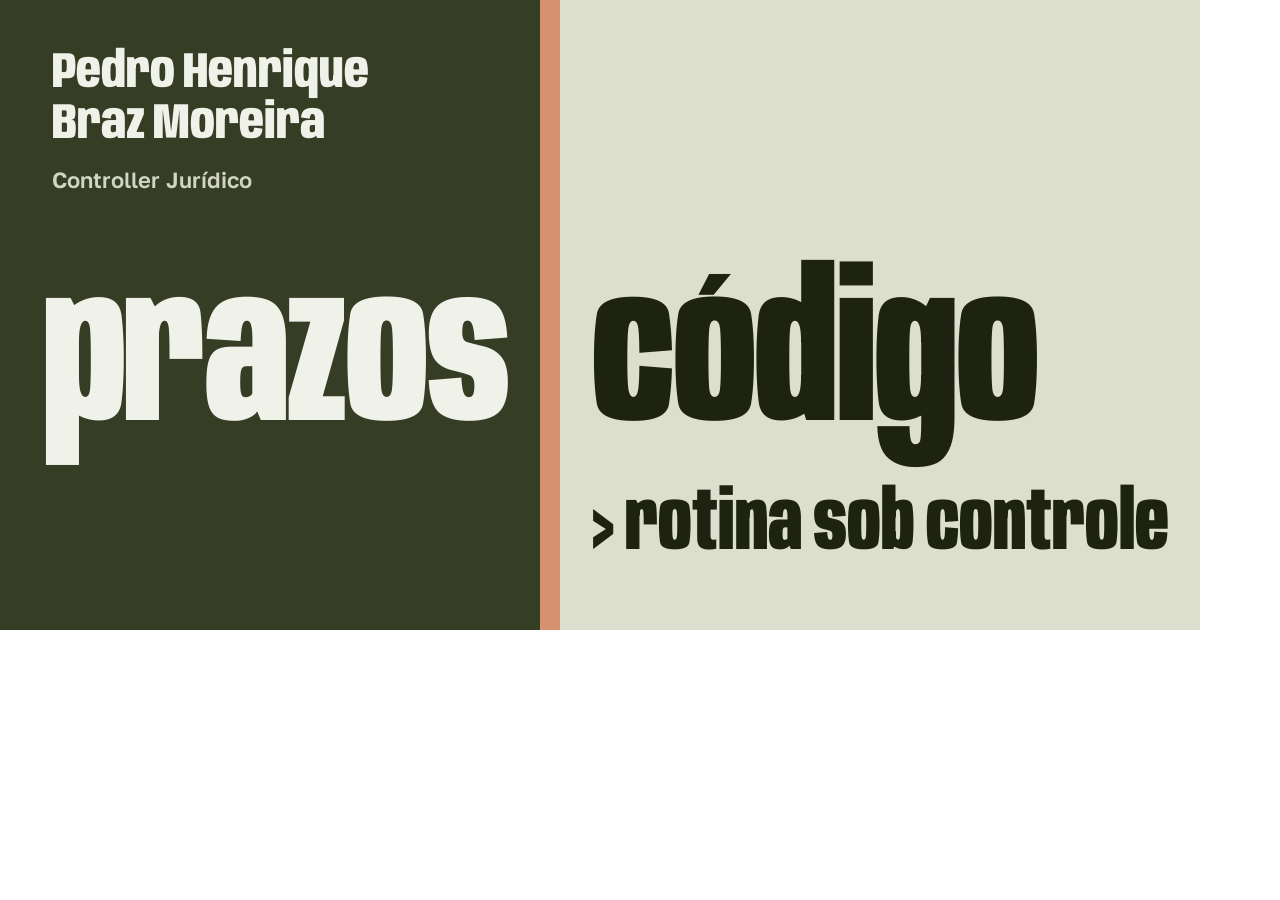
<file: og-template.html>
<!DOCTYPE html>
<html lang="pt-BR">
<head>
<meta charset="UTF-8">
<meta name="robots" content="noindex, nofollow">
<title>og-image — gabarito 1200×630</title>

<!--
  Gabarito do cartão social (og-image.png), 1200×630. Só gera a imagem.

  Como regerar (na raiz do repositório):
    python3 -m http.server 8000
    chromium --headless=new --hide-scrollbars --window-size=1200,630 \
      --virtual-time-budget=4000 --screenshot=og-image.png http://localhost:8000/og-template.html

  O arquivo precisa continuar 1200×630: as metatags og:image:width e
  og:image:height do index.html declaram isso.
-->

<link rel="stylesheet" href="tokens.css">
<style>
  * { box-sizing: border-box; }
  html, body { margin: 0; }
  body { position: relative; width: 1200px; height: 630px; overflow: hidden; display: grid; grid-template-columns: 540px 20px 640px; font-family: var(--f-body); }
  .e { background: var(--in); color: var(--in-ink); }
  .c { background: var(--pipe); }
  .s { background: var(--out); color: var(--out-ink); }
  .d { font-family: var(--f-display); font-weight: 800; font-stretch: 60%; line-height: 1; white-space: nowrap; position: absolute; margin: 0; }
  .n { left: 52px; top: 48px; font-size: 50px; font-stretch: 72%; line-height: 1.02; white-space: pre; }
  .r { left: 52px; top: 166px; position: absolute; margin: 0; font-size: 22px; font-weight: 600; }
  .p { right: 692px; top: 262px; font-size: 204px; letter-spacing: -0.012em; }
  .k { left: 592px; top: 262px; font-size: 204px; letter-spacing: -0.012em; }
  .t { left: 592px; top: 486px; font-size: 82px; }
</style>
</head>
<body>
<div class="e"></div><div class="c"></div><div class="s"></div>
<p class="d n" style="color:var(--in-ink)">Pedro Henrique
Braz Moreira</p>
<p class="r" style="color:var(--in-ink-2)">Controller Jurídico</p>
<p class="d p" style="color:var(--in-ink)">prazos</p>
<p class="d k" style="color:var(--out-ink)">código</p>
<p class="d t" style="color:var(--out-ink)">&gt; rotina sob controle</p>
</body>
</html>
</file>
<file: tokens.css>
/* =============================================================
   tokens.css — sistema de design do currículo
   Ideia: "entrada | saída". A metade escura é o que entra, a clara é o
   que sai, e o cano de argila no meio é a ferramenta.
   Toda cor, fonte e medida da página passa por um token daqui.
   ============================================================= */

@font-face {
  font-family: "Anybody";
  src: url("fonts/anybody.woff2") format("woff2");
  font-weight: 800;
  font-stretch: 50% 100%;
  font-display: swap;
}
@font-face {
  font-family: "Golos Text";
  src: url("fonts/golos-text.woff2") format("woff2");
  font-weight: 400 600;
  font-display: swap;
}
@font-face {
  font-family: "Azeret Mono";
  src: url("fonts/azeret-mono.woff2") format("woff2");
  font-weight: 400 600;
  font-display: swap;
}

:root {
  color-scheme: light;

  /* cor: lado escuro entra, lado claro sai */
  --link-in: oklch(0.72 0.095 48);
  --w-in: oklch(0.285 0.037 122);
  --w-out: oklch(0.95 0.013 112);
  --in: oklch(0.345 0.042 122);
  --in-well: oklch(0.285 0.037 122);
  --in-rule: oklch(0.46 0.037 122);
  --in-ink: oklch(0.955 0.011 112);
  --in-ink-2: oklch(0.865 0.022 112);
  --out: oklch(0.895 0.022 112);
  --out-well: oklch(0.95 0.013 112);
  --out-rule: oklch(0.765 0.041 112);
  --out-ink: oklch(0.245 0.032 122);
  --out-ink-2: oklch(0.385 0.032 122);
  --pipe: oklch(0.72 0.095 48);
  --pipe-ink: oklch(0.245 0.032 122);
  --clay-on-in: oklch(0.775 0.086 48);
  --accent-text: oklch(0.44 0.074 48);
  --bad: oklch(0.44 0.13 30);
  --good: oklch(0.43 0.09 155);
  --focus-in: oklch(0.72 0.095 48);
  --focus-out: oklch(0.245 0.032 122);
  --link-out: oklch(0.245 0.032 122);
  --clear: transparent;
  --pipe-empty: color-mix(in oklab, var(--out) 30%, var(--in));
  --pipe-bg: var(--pipe);

  /* fontes e escala de tipo */
  --f-display: "Anybody", "Arial Narrow", system-ui, sans-serif;
  --f-body: "Golos Text", system-ui, sans-serif;
  --f-mono: "Azeret Mono", ui-monospace, monospace;
  --t-giant: clamp(5rem, 13.4vw, 12.4rem);
  --t-h1: clamp(2.7rem, 4.6vw, 4.1rem);
  --t-h2: clamp(2.6rem, 5.3vw, 4.9rem);
  --t-h3: clamp(1.9rem, 3.1vw, 2.75rem);
  --t-h4: 1.6rem;
  --t-label: 1.15rem;
  --t-lead: clamp(1.12rem, 1.42vw, 1.28rem);
  --t-body: 17px;
  --t-small: 15px;
  --t-mono: 14px;

  /* medidas e movimento */
  --seam: 45%;
  --pw: 20px;
  --ks: 45%;
  --rev-h: 0px;
  --gut: clamp(20px, 3.2vw, 56px);
  --gap: clamp(20px, 2.6vw, 40px);
  --ease: cubic-bezier(0.2, 0.7, 0.2, 1);
}
</file>
<file: styles.css>
/* =============================================================
   styles.css — estilo da página. Cores, fontes e medidas vêm de tokens.css;
   a página impressa fica em print.css.
   Hallmark, direção própria: pôster chapado em dois tons, uma regra só
   (escuro entra, claro sai), um cano que guia a leitura.
   ============================================================= */

/* o cano vazio, entre os dois fundos e mais perto do escuro */
.in {
  color-scheme: dark;
}
.page {
  --pb: var(--pipe-bg);
}
.bar,
.split {
  --pb: var(--pipe);
}
.page,
.bar,
.split,
.colophon {
  --grounds: linear-gradient(
    90deg,
    var(--in) 0 calc(var(--seam) - var(--pw) / 2),
    var(--pb) 0 calc(var(--seam) + var(--pw) / 2),
    var(--out) 0
  );
}
::selection {
  background: var(--pipe);
  color: var(--pipe-ink);
}
*,
*::before,
*::after {
  box-sizing: border-box;
}
html,
body {
  overflow-x: clip;
}
html {
  -webkit-text-size-adjust: 100%;
}
body {
  margin: 0;
  background: var(--out);
  color: var(--in-ink);
  font: 400 17px/1.55 var(--f-body);
  font-synthesis: none;
  text-wrap: pretty;
}
.page {
  background: var(--grounds);
}
h1,
h2,
h3,
p,
ul,
ol,
dl,
dd,
table {
  margin: 0;
  padding: 0;
}
ul,
ol {
  list-style: none;
}
h1,
h2,
h3,
.disp {
  font-family: var(--f-display);
  font-weight: 800;
  font-stretch: 70%;
  line-height: 1.02;
  letter-spacing: -0.005em;
  text-wrap: balance;
  overflow-wrap: break-word;
  min-width: 0;
}
h3 {
  font-size: 1.75rem;
  line-height: 1.1;
}
code,
.mono {
  font-family: var(--f-mono);
  font-size: 0.86em;
  letter-spacing: -0.02em;
  font-variant-ligatures: none;
}
a {
  color: inherit;
  text-decoration-thickness: 2px;
  text-underline-offset: 0.22em;
  text-decoration-color: currentColor;
}
.in a {
  text-decoration-color: var(--link-in, currentColor);
}
.out a {
  text-decoration-color: var(--link-out);
}
a:hover {
  text-decoration-thickness: 4px;
}
:focus-visible {
  outline: 3px solid var(--focus-in);
  outline-offset: 3px;
}
.out :focus-visible,
.out:focus-visible {
  outline-color: var(--focus-out);
}
section:focus,
main:focus {
  outline: none;
}
.vh {
  position: absolute;
  width: 1px;
  height: 1px;
  overflow: hidden;
  clip-path: inset(50%);
  white-space: nowrap;
}
.skip {
  position: fixed;
  left: 16px;
  top: -80px;
  z-index: 600;
  background: var(--pipe);
  color: var(--pipe-ink);
  padding: 12px 18px;
  font-weight: 600;
}
.skip:focus {
  top: 12px;
}
.ul {
  text-decoration: underline;
  text-decoration-color: var(--link-out);
  text-decoration-thickness: 3px;
  text-underline-offset: 0.2em;
}

/* as duas metades */
.r {
  display: grid;
  grid-template-columns: var(--seam) minmax(0, 1fr);
}
.in {
  color: var(--in-ink);
  padding-left: max(var(--gut), env(safe-area-inset-left, 0px));
  padding-right: calc(var(--gap) + var(--pw) / 2);
  min-width: 0;
}
.out {
  color: var(--out-ink);
  padding-left: calc(var(--gap) + var(--pw) / 2);
  padding-right: max(var(--gut), env(safe-area-inset-right, 0px));
  min-width: 0;
}
.in > .w {
  max-width: 600px;
  margin-left: auto;
}
.out > .w {
  max-width: 760px;
}

/* cabeçalho */
.bar {
  position: sticky;
  top: 0;
  z-index: 200;
  background: var(--grounds);
}
.bar .in,
.bar .out {
  display: flex;
  align-items: center;
  min-height: 60px;
}
.bar .w {
  display: flex;
  align-items: center;
  gap: 20px;
  width: 100%;
}
.mark {
  font-family: var(--f-display);
  font-weight: 800;
  font-stretch: 70%;
  font-size: 1.9rem;
  line-height: 1;
  text-decoration: none;
  display: flex;
  align-items: center;
  min-height: 44px;
  margin-right: auto;
}
.lang {
  display: flex;
}
.lang button {
  font: 600 15px/1 var(--f-body);
  min-width: 44px;
  min-height: 44px;
  border: 0;
  background: none;
  color: var(--in-ink-2);
  cursor: pointer;
}
.lang button.is-active {
  color: var(--in-ink);
  text-decoration: underline;
  text-decoration-thickness: 4px;
  text-decoration-color: var(--link-in, currentColor);
  text-underline-offset: 7px;
}
.bar .cv {
  font-size: 15px;
  font-weight: 600;
  display: flex;
  align-items: center;
  min-height: 44px;
}
.idx {
  display: flex;
  gap: clamp(12px, 1.6vw, 26px);
  font-size: 15px;
}
.idx a {
  display: flex;
  align-items: center;
  min-height: 44px;
  text-decoration: none;
  border-block: 4px solid var(--clear);
  color: var(--out-ink-2);
}
.idx a:hover {
  color: var(--out-ink);
  border-bottom-color: var(--out-rule);
}
.idx a.is-active {
  color: var(--out-ink);
  border-bottom-color: var(--link-out);
}

/* dobra */
.hero {
  display: grid;
  grid-template-columns: var(--seam) minmax(0, 1fr);
  padding-top: clamp(20px, 3.6vh, 44px);
}
.h-name h1 {
  line-height: 0.98;
}
.role {
  font-weight: 600;
  margin-top: 12px;
}
.thesis {
  font-size: clamp(1.12rem, 1.5vw, 1.3rem);
  line-height: 1.45;
  max-width: 36em;
}
.cta {
  display: inline-flex;
  align-items: center;
  min-height: 50px;
  padding: 0 24px;
  background: var(--pipe);
  color: var(--pipe-ink);
  font-weight: 600;
  font-size: 1.05rem;
  text-decoration: none;
  transition: transform 0.12s var(--ease);
}
.cta:hover {
  transform: translateY(-2px);
  text-decoration: underline;
  text-decoration-color: currentColor;
}
.out .cta:not(.line) {
  box-shadow: inset 0 0 0 2px var(--pipe-ink);
}
.cta.line {
  background: none;
  color: var(--out-ink);
  box-shadow: inset 0 0 0 2px var(--out-ink-2);
}
.h-act .cta {
  margin-top: 18px;
}
.giant {
  grid-column: 1/-1;
  display: grid;
  grid-template-columns: var(--seam) minmax(0, 1fr);
  align-items: last baseline;
  --g: clamp(5rem, 13.4vw, 12.4rem);
  --gk: 1;
  height: calc(var(--g) * var(--gk));
  font-size: calc(var(--g) * var(--gk));
  line-height: 1;
  margin-top: clamp(0px, 1.2vh, 14px);
}
html:lang(en) .giant {
  --gk: 0.74;
}
.giant .disp {
  font-stretch: 60%;
  line-height: 1;
  letter-spacing: -0.012em;
  white-space: nowrap;
  display: block;
  font-size: calc(1em * var(--k, 1));
}
.giant .in {
  text-align: right;
}
.giant .w {
  display: block;
}
.g3 {
  grid-column: 2;
  grid-row: 3;
  --t: var(--t-h2);
}
.g3 .box {
  height: calc(var(--t) * 1.2);
  display: flex;
  align-items: flex-end;
}
.g3 .disp {
  font-size: calc(var(--t) * var(--k, 1));
  font-stretch: 60%;
  line-height: 1.12;
  letter-spacing: -0.01em;
  display: block;
  white-space: nowrap;
}
.g3 a {
  display: inline-flex;
  align-items: center;
  min-height: 44px;
  font-weight: 600;
}
.valve {
  grid-column: 1;
  grid-row: 3;
  justify-self: end;
  align-self: start;
  margin: calc(var(--t-h2) * 1.2 - 52px) calc(var(--pw) / -2) 0 0;
  position: relative;
  z-index: 4;
  display: block;
  padding: 0;
  border: 0;
  background: none;
  color: var(--pipe-ink);
  font: 600 1.05rem/1.2 var(--f-body);
  cursor: pointer;
}
.valve span {
  display: block;
  padding: 14px 22px;
  background: var(--pipe);
  transition: transform 0.16s var(--ease);
  transform-origin: 100% 50%;
}
.valve:hover span {
  transform: scaleX(1.06);
}
.valve:active span {
  transform: scaleX(0.97);
}
.hero {
  padding-bottom: clamp(20px, 3.4vh, 44px);
}

/* chave | valor */
.kvh {
  display: grid;
  grid-template-columns: var(--ks) minmax(0, 1fr);
  align-items: baseline;
}
.ficha {
  margin-top: 26px;
  font-size: 16px;
}
.ficha > div {
  display: grid;
  grid-template-columns: 6.2em minmax(0, 1fr);
  padding-block: 7px;
  border-top: 1px solid var(--in-rule);
}
.ficha dt {
  color: var(--in-ink-2);
}
.ficha dd {
  font-weight: 600;
}
#perfil {
  padding-top: clamp(40px, 5vh, 64px);
}

/* seções */
.sec {
  padding-block: clamp(56px, 7vw, 96px);
  background: linear-gradient(
      90deg,
      var(--in-rule) 0 calc(var(--seam) - var(--pw) / 2),
      var(--clear) 0 calc(var(--seam) + var(--pw) / 2),
      var(--out-rule) 0
    )
    top/100% 2px no-repeat;
}
.lede {
  font-size: clamp(1.12rem, 1.45vw, 1.28rem);
  line-height: 1.55;
  max-width: 38em;
}
.lede strong {
  font-weight: 600;
}
.io {
  font-family: var(--f-display);
  font-weight: 800;
  font-stretch: 80%;
  font-size: 1.3rem;
  line-height: 1.1;
}
.in .io {
  text-align: right;
}
.note {
  font-size: 15px;
  line-height: 1.5;
}
.in .note {
  color: var(--in-ink-2);
}
.out .note {
  color: var(--out-ink-2);
}

/* a espinha: cano, anos e fim */
.fill {
  position: fixed;
  z-index: 1;
  top: 0;
  bottom: 0;
  left: calc(var(--seam) - var(--pw) / 2);
  width: var(--pw);
  background: var(--pipe);
  transform-origin: 0 0;
  pointer-events: none;
}
@media screen and (prefers-reduced-motion: no-preference) {
  @supports (animation-timeline: scroll()) {
    .js .exit i {
      animation: arrive linear both;
      animation-timeline: view();
      animation-range: entry 10% entry 100%;
    }
  }
}
@keyframes arrive {
  from {
    transform: scale(0.4);
  }
  to {
    transform: scale(1);
  }
}
.entry {
  display: grid;
  grid-template-columns: var(--seam) minmax(0, 1fr);
  position: relative;
  align-items: start;
}
.entry > .in {
  text-align: right;
  padding-right: calc(var(--gap) + var(--pw) / 2 + 24px);
}
.entry > .out {
  padding-left: calc(var(--gap) + var(--pw) / 2 + 24px);
}
.entry h3 {
  font-size: clamp(2rem, 3.5vw, 3.1rem);
  line-height: 1.02;
}
.entry .when {
  font-weight: 600;
}
.entry h3 {
  margin-top: 6px;
}
.entry .org {
  margin-top: 8px;
}
.entry .marks {
  font-size: 1.1rem;
  line-height: 1.5;
}
.entry .marks li {
  padding-block: 13px;
  border-top: 1px solid var(--out-rule);
}
.entry .marks li:first-child {
  border-top: 0;
  padding-top: 0;
}
.yr {
  position: absolute;
  z-index: 3;
  left: var(--seam);
  margin-left: -38px;
  width: 76px;
  height: 38px;
  display: grid;
  place-items: center;
  font-family: var(--f-display);
  font-weight: 800;
  font-stretch: 72%;
  font-size: 1.45rem;
  line-height: 1;
  padding-top: 3px;
  color: var(--pipe-ink);
  font-variant-numeric: tabular-nums;
}
.yr::before {
  content: "";
  position: absolute;
  inset: 0;
  background: var(--pipe);
  z-index: -1;
}
.yr {
  isolation: isolate;
}
.yr.b {
  bottom: 0;
}
.org {
  font-size: 1.05rem;
  margin-top: 6px;
}
.kvh .in {
  text-align: right;
  font-weight: 600;
  font-size: 1.05rem;
}
.sec.last {
  padding-bottom: 0;
}
.exit {
  position: relative;
  display: grid;
  grid-template-columns: var(--seam) minmax(0, 1fr);
  align-items: center;
  min-height: 88px;
  margin-top: clamp(40px, 5vw, 72px);
}
.exit i {
  position: absolute;
  z-index: 3;
  left: var(--seam);
  bottom: 0;
  margin-left: -44px;
  width: 88px;
  height: 88px;
  display: grid;
  place-items: center;
  background: var(--pipe);
  color: var(--pipe-ink);
  padding-top: 0.09em;
  font: 800 3.6rem/1 var(--f-display);
  font-stretch: 72%;
  font-style: normal;
  transform-origin: 50% 100%;
}
.exit p {
  grid-column: 2;
  padding-left: calc(44px + var(--gap)) !important;
  font-weight: 600;
}

/* campos e botões */
label,
.lbl {
  display: block;
  font-weight: 600;
  margin-bottom: 8px;
}
input[type="text"] {
  width: 100%;
  min-height: 52px;
  padding: 10px 14px;
  border: 2px solid var(--in-ink);
  border-radius: 0;
  background: var(--in-well);
  color: var(--in-ink);
  font: 600 clamp(16px, 1.5vw, 19px) / 1.3 var(--f-mono);
  letter-spacing: -0.03em;
}
input[type="text"]:focus-visible {
  outline-offset: 0;
}
.btn {
  font: 600 15px/1.2 var(--f-body);
  min-height: 44px;
  padding: 8px 16px;
  border: 0;
  box-shadow: inset 0 0 0 2px var(--in-ink);
  background: none;
  color: var(--in-ink);
  cursor: pointer;
}
.btn:hover {
  background: var(--in-well);
}
.btn[aria-pressed="true"] {
  background: var(--in-ink);
  color: var(--in);
}
.btn:disabled {
  opacity: 0.55;
  cursor: not-allowed;
}
.out .btn,
.out .copy {
  box-shadow: inset 0 0 0 2px var(--out-ink-2);
  color: var(--out-ink);
}
.out .btn:hover,
.out .copy:hover {
  background: var(--out-well);
}
.copy {
  font: 600 15px/1.2 var(--f-body);
  min-height: 44px;
  padding: 8px 16px;
  border: 0;
  box-shadow: inset 0 0 0 2px var(--in-ink);
  background: none;
  color: var(--in-ink);
  cursor: pointer;
}
.in .copy:hover {
  background: var(--in-well);
}
.field + .field,
.line + .field {
  margin-top: 22px;
}
.line {
  display: flex;
  flex-wrap: wrap;
  gap: 10px;
  align-items: center;
}
.stack > * + * {
  margin-top: 18px;
}
.nb {
  white-space: nowrap;
}
.cmd {
  display: block;
  background: var(--in-well);
  padding: 14px 16px;
  overflow-wrap: anywhere;
  font-size: 15px;
  line-height: 1.55;
  color: var(--in-ink);
}
.out .cmd {
  background: var(--out-well);
  color: var(--out-ink);
}

/* CNJ */
.verdict {
  font-size: clamp(1.9rem, 3.3vw, 2.9rem);
  line-height: 1.05;
}
.verdict b {
  display: block;
  font-weight: 800;
}
.verdict.bad b {
  color: var(--bad);
}
.verdict.ok b {
  color: var(--good);
}
.segs {
  margin-top: 22px;
}
.segs > div {
  display: grid;
  border-top: 1px solid var(--out-rule);
}
.segs dt {
  font-family: var(--f-display);
  font-weight: 800;
  font-stretch: 72%;
  font-size: 1.65rem;
  line-height: 1;
  padding: 13px 0 11px;
  font-variant-numeric: tabular-nums;
}
.segs > div {
  grid-template-columns: 132px minmax(0, 1fr);
}
.segs dd {
  padding-block: 10px;
  line-height: 1.4;
  font-size: 16px;
}
.segs dd b {
  font-weight: 600;
}
.segs .hit dt {
  color: var(--bad);
}
.segs .fine dt {
  color: var(--good);
}

/* mapa de páginas */
.map {
  --n: 12;
  margin-bottom: 22px;
}
.mrow {
  display: grid;
  grid-template-columns: repeat(var(--n), minmax(0, 1fr));
  margin-top: 5px;
  min-height: 30px;
}
.ruler span {
  background: var(--out-well);
  box-shadow: inset 1px 0 0 var(--out);
  font: 400 13px/32px var(--f-mono);
  text-align: center;
  height: 32px;
  color: var(--out-ink-2);
  overflow: visible;
  white-space: nowrap;
  min-width: 0;
  letter-spacing: -0.05em;
}
.ruler span.one {
  background: var(--out-rule);
  color: var(--out-ink);
}
.ruler span.two {
  background: var(--pipe);
  color: var(--pipe-ink);
  font-weight: 600;
}
.band {
  grid-row: 1;
  background: var(--out-ink-2);
  color: var(--out);
  font: 600 14px/30px var(--f-mono);
  height: 30px;
  padding-left: 8px;
  white-space: nowrap;
  min-width: 0;
}
.bl {
  grid-row: 1;
  font: 600 14px/30px var(--f-mono);
  padding-inline: 7px;
  white-space: nowrap;
  color: var(--out-ink);
  min-width: 0;
}
.bl.l {
  text-align: right;
  direction: rtl;
  unicode-bidi: plaintext;
}
.files {
  margin-top: 12px;
}
.files li {
  display: flex;
  flex-wrap: wrap;
  gap: 2px 16px;
  justify-content: space-between;
  padding-block: 9px;
  border-top: 1px solid var(--out-rule);
}
.files .mono {
  overflow-wrap: anywhere;
  font-weight: 600;
}
.err {
  color: var(--bad);
  font-weight: 600;
}

/* cabeças de projeto e tabelas */
.tool .name {
  font-size: clamp(2.1rem, 3.7vw, 3.25rem);
  line-height: 1;
}
.tool .in h3 {
  font-family: var(--f-body);
  font-stretch: 100%;
  font-weight: 600;
  font-size: 1.15rem;
  margin-top: 8px;
  letter-spacing: 0;
}
.tool .in h3.name {
  font-family: var(--f-display);
  font-weight: 800;
  font-stretch: 70%;
  font-size: clamp(2.1rem, 3.7vw, 3.25rem);
  line-height: 1.02;
  margin: 0;
}
.tool .meta {
  color: var(--in-ink-2);
  font-size: 16px;
  margin-top: 4px;
}
.acts {
  display: flex;
  flex-wrap: wrap;
  gap: 10px 24px;
  align-items: center;
  margin-top: 16px;
}
.acts a:not(.cta) {
  min-height: 44px;
  display: inline-flex;
  align-items: center;
}
.iobox {
  margin-top: 36px;
}
table {
  border-collapse: collapse;
  width: 100%;
  font-size: 15px;
  line-height: 1.3;
}
th {
  text-align: left;
  font-weight: 600;
  vertical-align: bottom;
  padding: 0 12px 8px 0;
  white-space: nowrap;
}
td {
  padding: 8px 12px 8px 0;
  border-top: 1px solid var(--in-rule);
  height: 58px;
  vertical-align: middle;
}
.out td {
  border-color: var(--out-rule);
}
td:last-child,
th:last-child {
  padding-right: 0;
}
td.mono {
  font-size: 13.5px;
  letter-spacing: -0.045em;
  white-space: nowrap;
}
tr.cut td {
  font-weight: 600;
}
tr.cut td {
  border-top: 3px solid var(--in-ink);
}
.out tr.cut td {
  border-top-color: var(--accent-text);
}
.foot-io {
  margin-top: 22px;
}
.internal .head {
  font-weight: 600;
  color: var(--in-ink-2);
}
.int-row .in {
  text-align: right;
}
.int-row h3 {
  font-size: 1.75rem !important;
}
.int-row .meta {
  color: var(--in-ink-2);
  font-size: 16px;
  margin-top: 4px;
}
.int-row .out p {
  padding-top: 3px;
}

/* ferramentas: cada uma é uma junta no cano; a placa cruza as duas metades */
html {
  scroll-padding-top: 150px;
}
main > section {
  scroll-margin-top: -90px;
}
.tool,
.tool[data-src] {
  scroll-margin-top: -90px;
}
.tool {
  padding-top: 0;
  --in-well: var(--in);
  --out-well: var(--out);
}
.plate {
  position: sticky;
  top: 60px;
  z-index: 20;
  display: grid;
  grid-template-columns: var(--seam) minmax(0, 1fr);
  align-items: center;
  min-height: 84px;
  background: var(--pipe);
}
.plate .in,
.plate .out {
  color: var(--pipe-ink);
  color-scheme: light;
}
.plate .w {
  display: flex;
  align-items: center;
  gap: 8px 24px;
  width: 100%;
}
.plate .out .w {
  justify-content: space-between;
}
.tool .plate .name,
.plate .name {
  font-size: clamp(1.9rem, 3.1vw, 2.7rem);
  line-height: 1.02;
  margin: 0;
  padding-top: 0.06em;
}
.fl {
  font-family: var(--f-mono);
  font-size: 15px;
  letter-spacing: -0.03em;
  line-height: 1.4;
}
.plate .fl {
  font-weight: 600;
}
.st {
  flex: none;
  font-weight: 600;
  font-size: 15px;
  line-height: 1.2;
  padding: 8px 12px;
  box-shadow: inset 0 0 0 2px currentColor;
  white-space: nowrap;
}
.tool > .plate + .r {
  padding-top: 36px;
}
.io {
  display: table;
  padding: 9px 14px 7px;
  margin-bottom: 20px;
}
.in .io {
  margin-left: auto;
  margin-right: calc(var(--gap) * -1);
  background: var(--in-ink);
  color: var(--in);
}
.out .io {
  margin-left: calc(var(--gap) * -1);
  background: var(--out-ink);
  color: var(--out);
}
.try {
  font-family: var(--f-display);
  font-weight: 800;
  font-stretch: 80%;
  font-size: 1.3rem;
  line-height: 1.1;
  color: var(--link-in);
  border-top: 2px solid var(--in-rule);
  padding-top: 18px;
  margin-top: 24px;
}
.foot-io > .try {
  margin-top: 0;
}
.try + .line,
.try + .ctl {
  margin-top: 14px !important;
}
.internal {
  padding-top: 0;
}
.plate.line {
  background: none;
  box-shadow:
    inset 0 3px 0 var(--pipe),
    inset 0 -3px 0 var(--pipe);
  position: relative;
  top: 0;
  z-index: 2;
}
.plate.line .in {
  color: var(--in-ink);
}
.plate.line .out {
  color: var(--out-ink);
}
.plate.line .name {
  font-size: clamp(1.5rem, 2.2vw, 1.9rem);
}
.int-row:last-child {
  padding-bottom: 8px;
}
/* índice dos projetos */
.ix {
  margin-top: clamp(36px, 4vw, 56px);
}
.ix a {
  display: grid;
  grid-template-columns: var(--seam) minmax(0, 1fr);
  align-items: stretch;
  text-decoration: none;
  position: relative;
}
.ix .in,
.ix .out {
  display: block;
}
.ix .w {
  display: flex;
  align-items: center;
  min-height: 60px;
  height: 100%;
  padding-block: 8px;
  border-top: 1px solid var(--in-rule);
}
.ix .in .w {
  justify-content: flex-end;
  font-size: clamp(1.35rem, 2.1vw, 1.85rem);
  line-height: 1.1;
  text-align: right;
}
.ix .out .w {
  border-color: var(--out-rule);
  justify-content: space-between;
  gap: 6px 24px;
}
.ix li:last-child .w {
  border-bottom: 1px solid var(--in-rule);
}
.ix li:last-child .out .w {
  border-bottom-color: var(--out-rule);
}
.ix .st {
  font-size: 14px;
  padding: 7px 11px;
  min-width: 6.6em;
  text-align: center;
  box-shadow: inset 0 0 0 1px var(--out-ink-2);
  color: var(--out-ink-2);
}
.ix .st.go {
  box-shadow: none;
  background: var(--pipe);
  color: var(--pipe-ink);
}
.ix a::before {
  content: "";
  position: absolute;
  z-index: 2;
  left: calc(var(--seam) - var(--pw) / 2 - var(--gap));
  width: calc(var(--pw) + var(--gap) * 2);
  top: 50%;
  height: 12px;
  margin-top: -6px;
  background: var(--pipe);
  transform: scaleX(0);
  transition: transform 0.18s var(--ease);
}
.ix a:hover::before,
.ix a:focus-visible::before {
  transform: none;
}
.ix a:hover .disp {
  text-decoration: underline;
  text-decoration-thickness: 3px;
  text-underline-offset: 0.16em;
  text-decoration-color: var(--link-in);
}
/* fecho, espelho da dobra */
.bye {
  display: grid;
  grid-template-columns: var(--seam) minmax(0, 1fr);
  font-size: clamp(4rem, 11vw, 10.4rem);
  line-height: 1;
  padding-bottom: clamp(20px, 3vw, 44px);
}
.bye .disp {
  display: block;
  font-stretch: 60%;
  letter-spacing: -0.012em;
  white-space: nowrap;
  line-height: 1.1;
  max-width: none;
}
.bye .in {
  text-align: right;
}
.plate a.st {
  text-decoration: none;
  min-height: 44px;
  display: inline-flex;
  align-items: center;
}
.plate a.st:hover {
  background: var(--pipe-ink);
  color: var(--pipe);
}
.plate a:focus-visible {
  outline-color: var(--pipe-ink);
}
.line + .note {
  margin-top: 18px;
}
#rg,
#cnj,
#run-try {
  scroll-margin-top: 100px;
}
/* ano ainda apagado continua legível */
.yr {
  background: var(--out-rule);
}
/* sem script: some o que não funcionaria */
:root:not(.js) .copy,
:root:not(.js) .lang,
.map:empty {
  display: none;
}
/* o cabeçalho do site cede o lugar à placa da ferramenta */
.js .bar {
  transition: transform 0.24s var(--ease);
}
.js.plated .bar {
  transform: translateY(-100%);
}
.js.plated .tool .plate {
  top: 0;
}
.js .tool,
.js .tool[data-src] {
  scroll-margin-top: -150px;
}
.bar a,
.bar button {
  scroll-margin-top: -210px;
}

/* o cano para na placa, some dentro da ferramenta e volta pela saída */
.tool {
  position: relative;
  z-index: 2;
  padding-bottom: 0;
  margin-top: clamp(96px, 10vw, 150px);
  background: linear-gradient(90deg, var(--w-in) 0 var(--seam), var(--w-out) 0);
  --lit-in: var(--pipe);
  --lit-out: var(--pipe);
}
.tool .plate {
  background: var(--lit-in);
  transition:
    top 0.24s var(--ease),
    background-color 0.3s var(--ease);
}
.js .tool .plate {
  transition:
    top 0.24s var(--ease),
    background-color 0.3s var(--ease);
}
.outlet {
  height: 22px;
  margin-top: clamp(40px, 4.4vw, 64px);
  background: var(--lit-out);
  transition: background-color 0.3s var(--ease);
}
.tool::before,
.tool::after {
  content: "";
  position: absolute;
  left: var(--seam);
  width: 76px;
  height: 16px;
  margin-left: -38px;
  background: var(--lit-in);
  transition: background-color 0.3s var(--ease);
}
.tool::before {
  top: -16px;
}
.tool::after {
  bottom: -16px;
  background: var(--lit-out);
}
.internal {
  margin-top: clamp(96px, 10vw, 150px);
}
.flow .tool {
  --lit-in: var(--out-rule);
  --lit-out: var(--out-rule);
}
.flow .tool.on {
  --lit-in: var(--pipe);
}
.flow .tool.off {
  --lit-out: var(--pipe);
}
.flow .yr::before {
  opacity: 0;
  transition: opacity 0.2s var(--ease);
}
.flow .yr.on::before {
  opacity: 1;
}
@media screen {
  .flow {
    --pipe-bg: var(--pipe-empty);
  }
  .flow .fill {
    transform: scaleY(0.62);
  }
}
@media screen and (min-width: 941px), screen and (min-width: 740px) and (max-height: 480px) {
  .tool .in .io {
    margin-right: calc((var(--gap) + var(--pw) / 2) * -1);
  }
  .tool .out .io {
    margin-left: calc((var(--gap) + var(--pw) / 2) * -1);
  }
}

/* rodada */
.ctl {
  display: flex;
  flex-wrap: wrap;
  gap: 10px;
  align-items: center;
}
.chk {
  display: inline-flex;
  align-items: center;
  gap: 10px;
  min-height: 44px;
  margin: 0;
  font-weight: 600;
  cursor: pointer;
}
.chk input {
  width: 24px;
  height: 24px;
  margin: 0;
  accent-color: var(--in-ink);
}
.run td {
  height: 48px;
  padding-block: 6px;
}
.run tr.cur td {
  background: var(--in-well);
}
.out .run tr.cur td,
.run tr.cur td.o {
  background: var(--out-well);
}
.run tr.was td {
  color: var(--in-ink-2);
}
.out .run tr.was td {
  color: var(--out-ink-2);
}
.code {
  display: flex;
  align-items: baseline;
  gap: 14px;
  flex-wrap: wrap;
}
.code b {
  font-size: clamp(1.9rem, 3.3vw, 2.9rem);
}
.run-o > * + * {
  margin-top: 10px;
}
.btn.main {
  background: var(--in-ink);
  color: var(--in);
}
.btn.main:hover {
  background: var(--in-ink-2);
}

.in .cta.line {
  color: var(--in-ink);
  box-shadow: inset 0 0 0 2px var(--in-ink);
}
.mit {
  margin-left: 10px;
}
.cc {
  display: flex;
  flex-direction: column;
  gap: 12px;
  align-items: flex-start;
}
.cc .cmd {
  width: 100%;
}
/* uma ferramenta, uma tela: o palco fica parado enquanto a página rola */
.all {
  font-weight: 600;
  font-size: 15px;
  min-height: 44px;
  display: inline-flex;
  align-items: center;
  margin-left: auto;
  white-space: nowrap;
}
.plate .all {
  text-decoration-color: currentColor;
}
.outlet {
  position: relative;
  overflow: clip;
}
.stage {
  overflow-x: clip;
}
.outlet i {
  position: absolute;
  inset: 0;
  background: var(--pipe);
  transform-origin: 0 0;
  display: none;
}
.in .acts {
  justify-content: flex-start;
}
@media screen and (min-width: 1340px) and (min-height: 612px) and (max-height: 1600px),
  screen and (min-width: 1240px) and (min-height: 632px) and (max-height: 1600px) {
  .js:not(.nofit) .stage .files {
    max-height: 26svh;
    overflow-y: auto;
  }
  .js:not(.nofit) .stage .map {
    max-height: 23svh;
    overflow-y: auto;
  }
  .js:not(.nofit) .stage {
    display: flex;
    flex-direction: column;
    min-height: 100svh;
  }
  .js:not(.nofit) .stage .plate {
    position: relative;
    top: 0;
    min-height: clamp(62px, 9.5svh, 84px);
    flex: none;
  }
  .js:not(.nofit) .stage .body {
    flex: 1;
    display: flex;
    flex-direction: column;
    justify-content: center;
    gap: clamp(8px, 1.6svh + 2px, 40px);
    padding-block: clamp(5px, 1.4svh, 30px);
  }
  .js:not(.nofit) .stage .outlet {
    margin-top: 0;
    flex: none;
    height: clamp(14px, 2.4svh, 22px);
  }
  .js:not(.nofit) .stage .r {
    padding-top: 0 !important;
  }
  .js:not(.nofit) .stage .iobox {
    margin-top: 0;
  }
  .js:not(.nofit) .stage .io {
    font-size: var(--t-label);
    padding: 7px 12px 5px;
    margin-bottom: clamp(8px, 1.6svh, 18px);
  }
  .js:not(.nofit) .stage .run td {
    height: clamp(23px, 3.7svh, 44px);
    padding-block: 2px;
  }
  .js:not(.nofit) .stage .stack > * + * {
    margin-top: clamp(7px, 1.3svh, 16px);
  }
  .js:not(.nofit) .stage .foot-io {
    margin-top: clamp(8px, 1.6svh, 20px);
  }
  .js:not(.nofit) .stage .try {
    font-size: var(--t-label);
    padding-top: clamp(8px, 1.4svh, 16px);
    margin-top: clamp(8px, 1.6svh, 20px);
  }
  .js:not(.nofit) .stage .foot-io > .try {
    margin-top: 0;
  }
  .js:not(.nofit) .stage .try + .line,
  .js:not(.nofit) .stage .try + .ctl {
    margin-top: clamp(6px, 1svh, 12px) !important;
  }
  .js:not(.nofit) .stage .line + .field {
    margin-top: clamp(8px, 1.4svh, 18px);
  }
  .js:not(.nofit) .stage .line + .note {
    margin-top: clamp(8px, 1.4svh, 16px);
  }
  .js:not(.nofit) .stage .note {
    font-size: var(--t-small);
    line-height: 1.42;
  }
  .js:not(.nofit) .stage .cmd {
    padding: 9px 14px;
  }
  .js:not(.nofit) .stage .verdict {
    font-size: min(var(--t-h3), 4.6svh);
  }
  .js:not(.nofit) .stage .segs {
    margin-top: clamp(8px, 1.6svh, 20px);
  }
  .js:not(.nofit) .stage .segs dt {
    font-size: min(var(--t-h4), 3svh);
    padding: clamp(5px, 1svh, 12px) 0 clamp(3px, 0.8svh, 10px);
  }
  .js:not(.nofit) .stage .segs dd {
    padding-block: clamp(4px, 0.9svh, 10px);
    font-size: 15px;
  }
  .js:not(.nofit) .stage .map {
    margin-bottom: clamp(8px, 1.6svh, 20px);
  }
  .js:not(.nofit) .stage .files li {
    padding-block: clamp(4px, 0.8svh, 9px);
  }
  .js:not(.nofit) .stage .st1 p {
    font-size: var(--t-body);
    line-height: 1.5;
  }
  .js:not(.nofit) .stage input[type="text"] {
    min-height: 44px;
  }
  .js:not(.nofit) .stage .btn,
  .js:not(.nofit) .stage .copy {
    min-height: 40px;
    padding: 6px 13px;
    font-size: var(--t-small);
  }
  .js:not(.nofit) .stage .ctl {
    position: relative;
  }
  .js:not(.nofit) .stage .ctl .chk {
    position: absolute;
    right: 0;
    bottom: 100%;
    margin-bottom: clamp(2px, 0.4svh, 6px);
    min-height: 30px;
  }
  .js:not(.nofit) .stage .np {
    display: flex;
    align-items: center;
    gap: 18px;
    flex-wrap: wrap;
  }
  .js:not(.nofit) .stage .np .lbl {
    margin: 0;
  }
  .js:not(.nofit) .stage .cc {
    display: grid;
    grid-template-columns: minmax(0, 1fr) auto;
    gap: 10px;
    align-items: stretch;
  }
  .js:not(.nofit) .stage .cmd {
    line-height: 1.45;
  }
  .js:not(.nofit) .stage .meta {
    margin-top: 2px;
  }
  .js:not(.nofit) .stage .st1 h3 {
    margin: 0;
  }
  .js:not(.nofit) .stage .acts {
    margin-top: 2px;
  }
  .js:not(.nofit) .stage .acts a:not(.cta) {
    min-height: 38px;
  }
  .js:not(.nofit) .stage .acts .cta {
    min-height: 38px;
    padding-inline: 16px;
    font-size: 15px;
  }
  .js:not(.nofit) .stage label {
    margin-bottom: 5px;
  }
}
@media screen and (min-width: 1340px) and (min-height: 612px) and (max-height: 1600px) and (prefers-reduced-motion: no-preference),
  screen and (min-width: 1240px) and (min-height: 632px) and (max-height: 1600px) and (prefers-reduced-motion: no-preference) {
  .js:not(.nofit) .tool {
    height: calc(100svh + 85svh);
  }
  .js:not(.nofit) .stage {
    position: sticky;
    top: 0;
    height: 100svh;
    min-height: 0;
  }
  .pin .outlet i {
    display: block;
    transform: scaleX(0);
  }
  .pin .tool {
    --lit-out: var(--out-rule);
  }
  .pin .st1,
  .pin .st2,
  .pin .st3,
  .pin .st4 {
    opacity: 0;
    transform: translateY(28px);
    transition:
      opacity 0.38s var(--ease),
      transform 0.46s var(--ease);
  }
  .pin .st2 {
    transform: translateX(-36px);
  }
  .pin .st3 {
    transform: translateX(36px);
  }
  .pin [data-step="1"] .st1,
  .pin [data-step="2"] :is(.st1, .st2),
  .pin [data-step="3"] :is(.st1, .st2, .st3),
  .pin [data-step="4"] :is(.st1, .st2, .st3, .st4) {
    opacity: 1;
    transform: none;
  }
}

[data-src] {
  scroll-margin-top: 84px;
}
mark {
  background: var(--pipe);
  color: var(--pipe-ink);
  padding-inline: 2px;
}

/* formação, contato */
.langs li {
  display: flex;
  flex-wrap: wrap;
  gap: 0 14px;
  align-items: baseline;
  padding-block: 11px;
  border-top: 1px solid var(--out-rule);
}
.langs li > span:first-child {
  font-family: var(--f-display);
  font-weight: 800;
  font-stretch: 72%;
  font-size: 1.6rem;
  line-height: 1.15;
  min-width: 6.4em;
}
.edu {
  margin-top: 28px;
}
.contact li {
  display: grid;
  grid-template-columns: 6em minmax(0, 1fr) auto;
  gap: 4px 16px;
  align-items: center;
  padding-block: 14px;
  border-top: 1px solid var(--out-rule);
}
.contact .k {
  font-weight: 600;
  color: var(--out-ink-2);
}
.contact a.v {
  display: flex;
  align-items: center;
  min-height: 44px;
}
.contact .v {
  overflow-wrap: anywhere;
  font-size: 1.1rem;
}
.ref {
  margin-top: 28px;
  max-width: 26em;
}
.ref span {
  display: block;
  font-weight: 600;
}
.colophon {
  position: relative;
  z-index: 3;
  font-size: 16px;
  background: linear-gradient(90deg, var(--in) 0 var(--seam), var(--out) 0);
}
.colophon p + p {
  margin-top: 16px;
}
.colophon .mast span {
  display: block;
}
.toast {
  position: fixed;
  right: 20px;
  bottom: calc(20px + var(--rev-h));
  z-index: 500;
  background: var(--pipe);
  color: var(--pipe-ink);
  padding: 14px 20px;
  font-weight: 600;
  max-width: calc(100vw - 40px);
  opacity: 0;
  pointer-events: none;
  transform: translateY(8px);
  transition:
    opacity 0.2s var(--ease),
    transform 0.2s var(--ease);
}
.toast.is-visible {
  opacity: 1;
  transform: none;
}
.js-only {
  display: none;
}
.js .js-only {
  display: revert;
}
.js .line.js-only,
.js .ctl.js-only,
.js .valve.js-only {
  display: flex;
}
.js .r.js-only {
  display: grid;
}
.only-print,
.abas,
.fecha {
  display: none;
}

/* uma escala de tipo só (tokens --t-*) */
h2 {
  font-size: var(--t-h2);
  font-stretch: 60%;
}
.h-name h1 {
  font-size: var(--t-h1);
  font-stretch: 72%;
}
.entry h3,
.tool .plate .name,
.plate .name,
.code b,
.verdict {
  font-size: var(--t-h3);
  font-stretch: 72%;
  letter-spacing: -0.005em;
}
.int-row h3,
.edu h3,
.langs li > span:first-child,
.ix .in .w,
.plate.line .name,
.yr,
#np,
.segs dt {
  font-size: var(--t-h4) !important;
  font-stretch: 72%;
  line-height: 1.12;
}
.io,
.try {
  font-size: var(--t-label);
  font-stretch: 72%;
}
.io {
  white-space: nowrap;
}
.lede,
.thesis {
  font-size: var(--t-lead);
  line-height: 1.5;
}
.role {
  font-size: var(--t-lead);
}
.org,
.entry .marks,
.tool .in h3,
.kvh .in,
.contact .v,
.g3 a,
.cta,
.valve,
.ficha {
  font-size: var(--t-body);
}
.tool .in h3 {
  line-height: 1.35;
}
.note,
.meta,
.tool .meta,
.int-row .meta,
.st,
.ix .st,
.all,
.idx,
.idx a,
.bar .cv,
.lang button,
.btn,
.copy,
table,
.colophon,
.segs dd {
  font-size: var(--t-small);
}
code,
.mono,
.cmd,
.fl,
td.mono,
.ruler span,
.ruler span.two,
.band,
.bl,
.files .mono,
.run code {
  font-size: var(--t-mono);
  letter-spacing: -0.02em;
}
.entry {
  padding-block: clamp(38px, 4vw, 58px);
}
.yr.a {
  top: clamp(38px, 4vw, 58px);
}
.int-row {
  padding-top: 22px;
  padding-bottom: 22px;
  border-top: 0;
}
.int-row .acts {
  margin-top: 10px;
}
.int-row .acts .st {
  box-shadow: none;
  padding: 0;
  color: var(--out-ink-2);
}
.ix .st:not(.go) {
  box-shadow: none;
}
.plate.line .out .w {
  justify-content: space-between;
}
.js:not(.past) .bar .cv {
  visibility: hidden;
}
.colophon {
  padding-block: 30px;
}
/* competências: cada linha é um ramo do cano */
.mx {
  width: 100%;
  table-layout: fixed;
  border-collapse: separate;
  border-spacing: 0;
  margin-top: clamp(30px, 3.4vw, 48px);
  position: relative;
  z-index: 2;
}
.mx th,
.mx td {
  border: 0;
  height: auto;
  padding: 0;
  white-space: normal;
  vertical-align: middle;
}
.mx .c0 {
  width: var(--seam);
}
.mx .c1 {
  width: 12.9%;
}
@media screen and (min-width: 1480px) {
  .mx .c1 {
    width: 190px;
  }
}
.mx thead th {
  padding: 0 10px 14px 0;
  vertical-align: bottom;
  font-weight: 400;
}
.mx thead th:nth-child(2) {
  padding-left: calc(var(--gap) + var(--pw) / 2);
}
.mx thead a {
  display: block;
  text-decoration: none;
  color: var(--out-ink);
  font-size: var(--t-small);
  line-height: 1.3;
}
.mx thead b {
  display: block;
  font-size: var(--t-h2);
  font-stretch: 60%;
  line-height: 1;
  font-variant-numeric: tabular-nums;
}
.mx thead span {
  display: block;
  font-weight: 600;
}
.mx thead small {
  font-size: var(--t-small);
  color: var(--out-ink-2);
}
.mx thead a:hover span {
  text-decoration: underline;
  text-decoration-thickness: 2px;
  text-underline-offset: 0.2em;
}
.mx tbody th {
  text-align: right;
  color: var(--in-ink);
  padding-right: calc(var(--gap) + var(--pw) / 2);
}
.mx .g th {
  font-family: var(--f-display);
  font-weight: 800;
  font-stretch: 72%;
  font-size: var(--t-h4);
  line-height: 1.1;
  padding-block: 26px 8px;
}
.mx .g i {
  font-style: normal;
  color: var(--clay-on-in);
  margin-left: 8px;
}
.sk {
  font: 600 var(--t-body) / 1.2 var(--f-body);
  color: var(--in-ink);
  background: none;
  border: 0;
  min-height: 38px;
  padding: 4px 10px;
  margin-right: -10px;
  cursor: pointer;
  text-align: right;
}
.sk:disabled {
  cursor: default;
}
.sk:hover:not(:disabled) {
  background: var(--in-well);
}
.sk[aria-expanded="true"] {
  background: var(--in-ink);
  color: var(--in);
}
.mx tbody td {
  position: relative;
  height: 38px;
}
/* o ramo: fio fino desde o cano, grosso onde a competência foi usada */
.mx tbody tr:not(.g) td:not(.f)::before {
  content: "";
  position: absolute;
  left: 0;
  right: 0;
  top: 50%;
  height: 2px;
  margin-top: -1px;
  background: var(--out-rule);
}
.mx tbody tr:not(.g) td:nth-child(2)::before {
  left: calc(var(--pw) / 2);
}
.mx tbody td:nth-child(2) > a {
  margin-left: calc(var(--pw) / 2);
}
.mx td.u > a {
  position: absolute;
  inset: 5px 0;
  background: var(--pipe);
  color: var(--pipe-ink);
  display: flex;
  align-items: center;
  justify-content: center;
  text-decoration: none;
  box-shadow: inset -2px 0 0 var(--out);
}
.mx td.u > a b {
  font-weight: 800;
  font-family: var(--f-display);
  font-stretch: 72%;
  font-size: var(--t-label);
  font-variant-numeric: tabular-nums;
}
.mx td.u > a:hover {
  background: var(--pipe-ink);
  color: var(--pipe);
}
.mx tr.on td.u > a {
  background: var(--out-ink);
  color: var(--out);
}
/* a linha aberta: o ramo continua e mostra os trechos */
.js .mx tbody tr:not(.g):not(.ev) {
  cursor: pointer;
}
.js .mx tbody tr:not(.g) td.f::after {
  content: "";
  position: absolute;
  top: 50%;
  left: 6px;
  width: 10px;
  height: 10px;
  margin-top: -8px;
  border: solid var(--out-ink-2);
  border-width: 0 3px 3px 0;
  transform: rotate(45deg);
}
.js .mx tbody tr.on td.f::after {
  margin-top: -2px;
  transform: rotate(225deg);
}
.js .mx tbody tr:hover td.f::after {
  border-color: var(--out-ink);
}
.mx tbody tr.ev > td {
  height: auto;
  padding: 4px 0 18px calc(var(--seam) + var(--gap) + var(--pw) / 2);
}
.mx tr.ev > td::before {
  display: none;
}
.ev ul {
  padding-right: max(var(--gut), env(safe-area-inset-right, 0px));
  max-width: 860px;
  color: var(--out-ink);
}
.ev li {
  display: grid;
  grid-template-columns: 11em minmax(0, 1fr);
  gap: 2px 20px;
  align-items: baseline;
  padding-block: 9px;
  border-top: 1px solid var(--out-rule);
}
.ev li:first-child {
  border-top: 0;
}
.ev a {
  font-size: var(--t-small);
  font-weight: 600;
  line-height: 1.3;
  text-decoration-color: var(--link-out);
}
.ev p {
  font-size: var(--t-body);
  line-height: 1.45;
}
.ev p + p {
  margin-top: 4px;
}
@media screen and (prefers-reduced-motion: no-preference) {
  .ev:not([hidden]) ul {
    animation: prova 0.24s var(--ease);
  }
}
@keyframes prova {
  from {
    opacity: 0;
    transform: translateY(-8px);
  }
}
.lede + .note {
  margin-top: 12px;
}
.mx a:focus-visible {
  outline-color: var(--focus-out);
  z-index: 2;
}
.mx .sk:focus-visible {
  outline-color: var(--focus-in);
}
.body > .st1 {
  padding-top: 36px;
}

.mx-h {
  vertical-align: bottom;
  text-align: right;
  padding: 0 calc(var(--gap) + var(--pw) / 2) 14px 0 !important;
  font-size: var(--t-small);
  font-weight: 600;
  color: var(--in-ink);
}

/* celular em pé e tela estreita; deitado (740 a 940 de largura, baixo) fica com as duas metades lado a lado */
@media screen and (max-width: 739px), screen and (max-width: 940px) and (min-height: 481px) {
  :root {
    --pw: 12px;
    --ks: 37%;
    --gap: 14px;
    --gut: 20px;
  }
  .page,
  .sec {
    background: none;
  }
  .colophon {
    background: var(--in);
  }
  /* no celular o cano desce pela borda esquerda */
  .page::before {
    content: "";
    position: absolute;
    z-index: 2;
    left: 0;
    top: 0;
    bottom: 0;
    width: 8px;
    background: var(--pipe-bg);
  }
  .page {
    position: relative;
  }
  .fill {
    left: 0;
    width: 8px;
    z-index: 3;
  }
  .yr,
  .exit i {
    z-index: 4;
  }
  .colophon .in,
  .colophon .out {
    position: relative;
    z-index: 5;
  }
  .r,
  .js .r.js-only {
    display: block;
  }
  .in {
    background: var(--in);
  }
  .out {
    background: var(--out);
  }
  .r > .in,
  .r > .out {
    padding-inline: var(--gut);
    padding-block: 32px;
  }
  .in > .w,
  .out > .w {
    max-width: none;
  }
  /* o cano liga as duas metades empilhadas */
  .r > .out {
    position: relative;
  }
  .r > .in {
    padding-bottom: 28px;
  }
  .r > .out:empty {
    display: none;
  }
  #perfil {
    padding-top: 0;
  }
  .iobox > .out {
    padding-top: 50px !important;
  }
  .iobox > .in {
    padding-bottom: 50px !important;
  }
  .iobox > .in + .out::before {
    content: "";
    position: absolute;
    left: var(--gut);
    top: -32px;
    width: 16px;
    height: 64px;
    background: var(--pipe);
  }
  .sec {
    padding-block: 0;
  }
  /* linhas que continuam divididas no celular têm seu próprio cano */
  .split {
    --seam: var(--ks);
    background: var(--grounds);
  }
  .split .in,
  .split .out {
    background: none;
    padding-block: 0;
  }
  .split .in {
    padding-inline: var(--gut) calc(var(--gap) + var(--pw) / 2);
  }
  .split .out {
    padding-inline: calc(var(--gap) + var(--pw) / 2) var(--gut);
  }
  .bar {
    position: sticky;
    top: -56px;
    background: var(--in);
  }
  .bar .in,
  .bar .out {
    padding-block: 0;
    padding-inline: var(--gut);
    min-height: 56px;
  }
  .bar .out {
    padding-top: 0;
    min-height: 48px;
    padding-inline: 0;
  }
  .bar .out::before {
    display: none;
  }
  .bar .idx {
    gap: 22px;
    padding-left: var(--gut);
  }
  .idx a {
    white-space: nowrap;
    min-height: 48px;
  }
  .idx a:last-child {
    padding-right: var(--gut);
  }
  .hero {
    display: flex;
    flex-direction: column;
    padding: 0;
  }
  .h-name {
    order: 1;
    padding: 22px var(--gut) 8px;
  }
  .h-name h1 {
    font-size: min(2.9rem, 12.4vw);
  }
  .giant {
    order: 2;
    --ks: 49%;
    --g: min(17.4vw, 8.2rem);
    grid-template-columns: var(--seam) minmax(0, 1fr);
    margin: 0;
    padding-block: 16px;
    height: calc(var(--g) * var(--gk) + 44px);
    align-content: end;
    z-index: 1;
    position: relative;
  }
  html:lang(en) .giant {
    --gk: 0.71;
  }
  .giant .in {
    padding-left: 0 !important;
  }
  .giant .out {
    padding-right: 0 !important;
    overflow: clip;
    overflow-clip-margin: 20px;
  }
  .valve {
    order: 3;
    align-self: stretch;
    margin: 0;
    padding: 6px var(--gut) 14px;
    text-align: left;
    background: var(--out);
    z-index: 0;
  }
  .valve span {
    display: inline-block;
  }
  .valve:focus-visible {
    outline-color: var(--focus-out);
    outline-offset: -3px;
  }
  .g3 {
    order: 4;
    --t: min(11.6vw, 5rem);
    padding: 6px var(--gut) 0;
  }
  .h-act {
    order: 5;
    padding: 2px var(--gut) 30px;
  }
  .h-act .cta {
    margin-top: 14px;
  }
  .ficha > div {
    grid-template-columns: 5.6em minmax(0, 1fr);
  }
  .entry {
    display: block;
    padding: 0;
  }
  .entry > .in,
  .entry > .out,
  .entry > .in {
    text-align: left;
    padding-inline: var(--gut);
  }
  .entry > .in {
    padding-block: 76px 26px;
  }
  .entry > .out {
    padding-block: 26px 36px;
  }
  .entry:not(:last-child) > .out {
    padding-bottom: 74px;
  }
  .yr {
    left: 0;
    margin: 0;
    width: 68px;
  }
  .yr.a {
    top: 22px;
  }
  .yr.b {
    bottom: 20px;
  }
  .kvh {
    align-items: center;
    padding-block: 26px;
    border-top: 2px solid var(--out-rule);
  }
  .exit {
    display: block;
    background: var(--out);
    margin: 0;
    padding: 8px var(--gut) 0 0;
    min-height: 88px;
  }
  .exit i {
    left: 0;
    margin: 0;
    width: 72px;
    height: 72px;
    font-size: 3rem;
    transform-origin: 0 100%;
  }
  .exit p {
    padding: 30px 0 0 92px !important;
  }
  .in .io {
    text-align: left;
  }
  .iobox {
    margin: 0;
  }
  .iobox > .in {
    padding-top: 34px;
  }
  html {
    scroll-padding-top: 120px;
  }
  main > section,
  .tool,
  .tool[data-src] {
    scroll-margin-top: -70px;
  }
  .tool,
  .internal {
    margin-top: 0;
  }
  .tool .in {
    background: var(--w-in);
  }
  .tool .out {
    background: var(--w-out);
  }
  .plate {
    display: flex;
    top: 48px;
    min-height: 60px;
    justify-content: space-between;
  }
  .plate .in,
  .plate .out,
  .tool .plate .in,
  .tool .plate .out {
    background: none;
    padding: 0;
  }
  .plate .in,
  .tool .plate .in {
    padding-left: var(--gut);
    flex: 1 1 auto;
  }
  .plate .out,
  .tool .plate .out {
    padding-right: var(--gut);
    flex: none;
  }
  .plate .fl {
    display: none;
  }
  .plate .st {
    font-size: 13px;
    padding: 6px 8px;
  }
  .tool .plate .name,
  .plate .name {
    font-size: clamp(1.2rem, 5.9vw, 1.6rem);
  }
  .plate {
    gap: 12px;
  }
  .plate.line {
    background: var(--in);
    color: var(--in-ink);
  }
  .plate.line .out {
    color: var(--in-ink);
  }
  .plate.line .name {
    font-size: 1.3rem;
    padding-block: 14px;
  }
  .tool > .plate + .r {
    padding-top: 0;
  }
  .in .io,
  .out .io {
    margin-inline: 0;
  }
  .ix {
    margin: 0;
  }
  .ix a {
    display: grid;
    grid-template-columns: minmax(0, 1fr) auto;
    gap: 6px 14px;
    align-items: center;
    padding: 14px var(--gut);
    background: var(--in);
    border-top: 1px solid var(--in-rule);
  }
  .ix .in,
  .ix .out {
    background: none;
    padding: 0;
    color: var(--in-ink);
  }
  .ix .w {
    min-height: 0;
    height: auto;
    border: 0 !important;
    padding: 0;
  }
  .ix .in .w {
    justify-content: flex-start;
    text-align: left;
  }
  .ix .out,
  .ix .out .w {
    display: contents;
  }
  .ix .st {
    grid-column: 2;
    grid-row: 1;
  }
  .ix .fl {
    grid-column: 1/-1;
    grid-row: 2;
    color: var(--in-ink-2);
  }
  .ix .st:not(.go) {
    color: var(--in-ink-2);
  }
  .ix a::before {
    display: none;
  }
  .bar:focus-within {
    top: 0;
  }
  .bar:focus-within ~ * .plate,
  .bar:focus-within ~ main .plate {
    top: 104px;
  }
  .bye {
    --ks: 38%;
    font-size: 11.4vw;
    padding: 0;
  }
  .bye .in,
  .bye .out {
    padding-block: 22px 12px;
  }
  .js.plated .bar {
    transform: translateY(-48px);
  }
  .js .tool,
  .js .tool[data-src] {
    scroll-margin-top: -120px;
  }
  .tool {
    z-index: 4;
    margin-top: 72px;
    background: var(--w-in);
  }
  .internal {
    margin-top: 72px;
  }
  .tool::before,
  .tool::after {
    left: 0;
    margin: 0;
    width: 40px;
  }
  .outlet {
    margin-top: 0;
    height: 18px;
  }
  .plate .st {
    display: none;
  }
  .all {
    font-size: 14px;
  }
  .mx {
    --seam: 40%;
    background: linear-gradient(90deg, var(--in) 0 calc(40% - 6px), var(--pipe) 0 calc(40% + 6px), var(--out) 0);
    margin: 0;
    padding-block: 18px;
  }
  .mx thead th {
    padding: 10px 4px 10px 0;
  }
  .mx .mx-h,
  .mx thead .mx-h {
    padding-left: 14px !important;
  }
  .mx thead th:nth-child(2) {
    padding-left: 12px;
  }
  .mx thead span,
  .mx thead small {
    font-size: 12px;
  }
  .mx thead th:nth-child(5) small {
    display: none;
  }
  .mx thead b {
    font-size: 2.1rem;
  }
  .mx tbody th {
    padding-right: 12px;
    padding-left: 8px;
  }
  .mx .g th {
    font-size: 1.15rem;
    padding-block: 18px 6px;
  }
  .sk {
    font-size: clamp(13px, 3.75vw, 15px);
    padding: 4px 6px;
    margin-right: -6px;
  }
  .mx tbody tr.ev > td {
    padding: 0;
  }
  .ev ul {
    padding: 6px var(--gut) 14px;
    background: var(--out-well);
    border-block: 4px solid var(--pipe);
  }
  .ev li {
    grid-template-columns: minmax(0, 1fr);
  }
  .ev p {
    font-size: 16px;
  }
  .js .mx tbody tr:not(.g) td.f::after {
    left: 3px;
  }
  .mx .c0 {
    width: 40%;
  }
  .mx .c1 {
    width: 13.8%;
  }
  .mx thead th:nth-child(-n + 4) span {
    display: none;
  }
  .mx thead th {
    padding-right: 0 !important;
    vertical-align: top;
  }
  .entry .marks,
  .lede {
    font-size: 17px;
  }
  .int-row .acts {
    gap: 8px 14px;
  }
  .run,
  .run td,
  .run th {
    font-size: 14px;
  }
  .run td.mono {
    font-size: 13px;
    letter-spacing: -0.05em;
  }
  .run th,
  .run td {
    padding-right: 8px;
  }
  .ix .st:not(.go) {
    box-shadow: none !important;
    text-align: right;
    padding-right: 0;
  }
  .body > .st1 {
    padding-top: 0;
  }
  .split {
    position: relative;
    z-index: 1;
  }
  .int-row {
    padding-block: 18px;
  }
  .int-row .meta {
    font-size: 15px;
  }
  .int-row h3 {
    font-size: 1.2rem !important;
    line-height: 1.15;
  }
  td {
    height: auto;
    padding-block: 11px;
  }
  th {
    white-space: normal;
  }
  td.mono {
    font-size: 13px;
  }
  .contact li {
    grid-template-columns: minmax(0, 1fr) auto;
  }
  .contact .k {
    grid-column: 1/-1;
  }
  .contact .v {
    font-size: clamp(14px, 4.6vw, 17px);
  }
  .langs li {
    display: grid;
    grid-template-columns: 7.4rem minmax(0, 1fr);
  }
  .langs li > span:first-child {
    min-width: 0;
  }
  .colophon {
    padding-block: 0;
  }
  .segs > div {
    grid-template-columns: 104px minmax(0, 1fr);
  }
  .segs dt {
    font-size: 1.4rem;
  }

  /* ---- folha e gaveta: a página é curta, cada ferramenta abre inteira ---- */
  .js {
    scroll-padding-block: 70px calc(90px + env(safe-area-inset-bottom, 0px));
  }
  body {
    padding-bottom: calc(60px + env(safe-area-inset-bottom, 0px));
  }
  .js .bar {
    top: 0;
  }
  .js .bar .out,
  .js .bar .cv {
    display: none;
  }
  .js.plated .bar {
    transform: none;
  }
  .js main > section,
  .js .internal {
    scroll-margin-top: 0;
  }
  #perfil .r > .in,
  #perfil .r > .out {
    padding-block: 22px 26px;
  }
  .sec > .r > .in,
  .sec > .r > .out {
    padding-block: 22px;
  }
  .sec > .r:first-child > .out {
    padding-block: 16px 22px;
  }
  .folhas .entry:has(.dobra) > .in {
    padding-block: 64px 16px;
  }
  .folhas .entry:has(.dobra) > .out {
    padding-block: 4px;
  }
  .folhas .entry:has(.dobra) .yr.a {
    top: 16px;
  }
  .folhas .entry:has(.dobra) .yr.b {
    display: none;
  }
  .entry .marks li {
    padding-block: 9px;
  }
  .dobra > summary {
    list-style: none;
    cursor: pointer;
    min-height: 48px;
    display: flex;
    align-items: center;
    justify-content: space-between;
    gap: 12px;
    font-weight: 600;
  }
  .dobra > summary::-webkit-details-marker {
    display: none;
  }
  .dobra > summary::after {
    content: "";
    flex: none;
    width: 36px;
    height: 32px;
    background:
      linear-gradient(var(--pipe-ink) 0 0) center/14px 3px no-repeat,
      linear-gradient(var(--pipe-ink) 0 0) center/3px 14px no-repeat,
      var(--pipe);
  }
  .dobra[open] > summary::after {
    background:
      linear-gradient(var(--pipe-ink) 0 0) center/14px 3px no-repeat,
      var(--pipe);
  }
  .dobra-c {
    padding: 6px 0 18px;
  }
  .dobra .marks li:first-child {
    border-top: 1px solid var(--out-rule);
    padding-top: 9px;
  }
  .folhas .int-row {
    padding-block: 10px;
  }
  .int-row .dobra .st {
    box-shadow: none;
    padding: 0;
    color: var(--out-ink-2);
  }
  .int-row .dobra-c {
    padding: 2px 0 8px;
    font-size: 16px;
    line-height: 1.45;
  }
  .folhas .int-row .acts:empty {
    display: none;
  }
  /* lista de projetos */
  .folhas .ix a {
    padding: 18px var(--gut);
  }
  .folhas .ix .in .w {
    font-size: 1.75rem !important;
  }
  .folhas .ix .st.go {
    min-height: 44px;
    display: inline-flex;
    align-items: center;
  }
  .folhas .ix li:last-child {
    display: none;
  }
  .folhas .internal {
    margin-top: 0;
  }
  .folhas .plate.line {
    position: static;
  }
  .folhas .plate .all {
    display: none;
  }
  /* folha */
  .folhas:has(.folha[open]) {
    overflow: hidden;
  }
  .folha {
    width: 100vw;
    max-width: none;
    height: 100dvh;
    max-height: none;
    margin: 0;
    padding: 0;
    border: 0;
    overflow: hidden;
    background: var(--w-in);
    color: var(--in-ink);
  }
  .folha::backdrop {
    background: var(--w-in);
  }
  .folha .tool {
    position: static;
    height: 100%;
    margin: 0;
    --lit-in: var(--pipe) !important;
    --lit-out: var(--pipe) !important;
  }
  .folha .tool::before,
  .folha .tool::after,
  .folha .outlet {
    display: none;
  }
  .folha .stage {
    height: 100%;
    display: flex;
    flex-direction: column;
  }
  .folha .tool .plate {
    position: static;
    flex: none;
    padding-top: env(safe-area-inset-top, 0px);
  }
  .folha .fecha {
    display: block;
    min-width: 48px;
    min-height: 48px;
    border: 0;
    background: none;
    color: inherit;
    font: 600 16px/1 var(--f-body);
    text-decoration: underline;
    text-decoration-thickness: 2px;
    text-underline-offset: 0.25em;
    cursor: pointer;
  }
  .folha .fecha:focus-visible {
    outline-color: var(--pipe-ink);
    outline-offset: -3px;
  }
  .folha .body {
    flex: 1;
    min-height: 0;
    overflow-y: auto;
    overscroll-behavior: contain;
    padding-bottom: 20px;
  }
  .folha .st1 > .in {
    padding-block: 18px 6px;
  }
  .folha .tool .st1 > .out {
    padding-block: 0 4px;
    background: var(--w-in);
    color: var(--in-ink);
    font-size: 16px;
    line-height: 1.45;
  }
  .folha .iobox > .in {
    padding-block: 20px 10px !important;
  }
  .folha .run td {
    height: 38px;
    padding-block: 5px;
  }
  .folha .foot-io {
    margin-top: 16px;
  }
  /* gaveta */
  .folha .gav {
    flex: none;
    padding: 0;
    background: var(--w-out);
    border-top: 12px solid var(--pipe);
  }
  .gav-h {
    width: 100%;
    min-height: 62px;
    padding: 6px var(--gut) calc(6px + env(safe-area-inset-bottom, 0px));
    border: 0;
    background: none;
    color: var(--out-ink);
    font: inherit;
    text-align: left;
    display: flex;
    align-items: center;
    gap: 14px;
    cursor: pointer;
  }
  .gav-h .disp {
    font-size: 1.35rem;
    font-stretch: 72%;
  }
  .gav-r {
    margin-right: auto;
    font-weight: 600;
    color: var(--good);
  }
  .ruim .gav-r {
    color: var(--bad);
  }
  .gav-h i {
    flex: none;
    width: 16px;
    height: 16px;
    border: solid var(--out-ink);
    border-width: 4px 0 0 4px;
    transform: translateY(4px) rotate(45deg);
    transition: transform 0.24s var(--ease);
  }
  .gav-h[aria-expanded="true"] i {
    transform: translateY(-4px) rotate(225deg);
  }
  .out .gav-h:focus-visible {
    outline-offset: -5px;
  }
  .gav-c {
    height: 0;
    overflow: hidden;
    transition: height 0.26s var(--ease);
  }
  .aberta .gav-c {
    height: 54dvh;
    overflow-y: auto;
    overscroll-behavior: contain;
  }
  .folha .gav-c > .out {
    padding: 4px var(--gut) 24px;
  }
  .gav-c > .out::before,
  .gav-c .io {
    display: none !important;
  }
  .gav-c .verdict {
    font-size: 1.8rem;
  }
  .gav-c .segs {
    margin-top: 12px;
  }
  /* abas: o alcance do polegar */
  .abas {
    position: fixed;
    inset: auto 0 0;
    z-index: 150;
    display: flex;
    background: var(--in);
    border-top: 2px solid var(--in-rule);
    padding-bottom: env(safe-area-inset-bottom, 0px);
  }
  .abas a {
    flex: 1 1 auto;
    min-width: 0;
    min-height: 58px;
    display: grid;
    place-items: center;
    padding: 0 clamp(2px, 1.4vw, 8px);
    font-size: clamp(13px, 3.6vw, 14px);
    letter-spacing: -0.01em;
    font-weight: 600;
    color: var(--in-ink-2);
    text-decoration: none;
    border-block: 4px solid var(--clear);
  }
  .abas a[aria-current] {
    color: var(--in-ink);
    border-top-color: var(--pipe);
  }
  .abas a:focus-visible {
    outline-offset: -5px;
  }
  .abas .abas-cv {
    flex: 0 0 clamp(46px, 15vw, 62px);
    background: var(--pipe);
    color: var(--pipe-ink);
  }
  .abas .abas-cv:focus-visible {
    outline-color: var(--focus-out);
  }
  .toast {
    bottom: calc(80px + env(safe-area-inset-bottom, 0px));
  }
}
@media screen and (min-width: 941px) and (max-width: 1120px) {
  .bar .w {
    gap: 10px;
  }
  .idx {
    font-size: 14px;
    gap: 10px;
  }
  .h-act .cta {
    margin-top: 12px;
  }
}
/* celular deitado: a página larga, em medidas baixas */
@media screen and (min-width: 740px) and (max-width: 940px) and (max-height: 480px) {
  :root {
    --pw: 14px;
    --gap: 16px;
    --gut: 20px;
  }
  html {
    scroll-padding-top: 110px;
  }
  .bar .in,
  .bar .out {
    min-height: 48px;
  }
  .bar .w {
    gap: 12px;
  }
  .bar .out {
    padding-right: 0;
  }
  .idx,
  .idx a {
    font-size: 14px;
  }
  .hero {
    padding-block: 8px 12px;
  }
  .h-name h1 {
    font-size: 2.3rem;
  }
  .role {
    margin-top: 6px;
  }
  .thesis {
    font-size: 16px;
    line-height: 1.4;
  }
  .h-act .cta {
    margin-top: 10px;
    min-height: 44px;
  }
  .giant {
    --g: 4.8rem;
    margin-top: 12px;
  }
  .g3 {
    --t: 2.1rem;
  }
  .valve {
    margin-top: 4px;
  }
  .valve span {
    padding: 11px 18px;
  }
  .sec {
    padding-block: 36px;
  }
  .sec.last {
    padding-bottom: 0;
  }
  #perfil {
    padding-top: 28px;
  }
  .tool,
  .internal {
    margin-top: 60px;
  }
  .js .tool,
  .js .tool[data-src] {
    scroll-margin-top: -110px;
  }
  .plate {
    top: 48px;
    min-height: 54px;
  }
  .body > .st1,
  .tool > .plate + .r {
    padding-top: 20px;
  }
  .iobox {
    margin-top: 22px;
  }
  .outlet {
    margin-top: 28px;
    height: 16px;
  }
  .run,
  .run td,
  .run th {
    font-size: 13px;
  }
  .run td {
    height: 36px;
  }
  .run td,
  .run th {
    padding-right: 8px;
  }
  .run td.mono {
    letter-spacing: -0.05em;
  }
  .segs > div {
    grid-template-columns: 112px minmax(0, 1fr);
  }
  .contact li {
    grid-template-columns: minmax(0, 1fr) auto;
  }
  .contact .k {
    grid-column: 1 / -1;
  }
  .ev li {
    grid-template-columns: 7.5em minmax(0, 1fr);
    gap: 2px 12px;
  }
  .ev p {
    font-size: 16px;
  }
  .bye {
    font-size: 5.6rem;
    padding-bottom: 8px;
  }
}
/* dedo: alvo de 44px; a marca da competência continua com 30px e o toque pega a linha inteira */
@media screen and (max-width: 940px), screen and (pointer: coarse) {
  .sk {
    min-height: 44px;
  }
  .mx tbody td {
    height: 44px;
  }
  .mx td.u > a {
    inset: 7px 0;
  }
  .mx td.u > a::after {
    content: "";
    position: absolute;
    inset: -7px 0;
  }
  a.nb,
  .colophon a,
  .note a,
  .ev a {
    display: inline-flex;
    align-items: center;
    min-height: 44px;
  }
}
/* a faixa do menu rola; a borda some aos poucos do lado que ainda tem seção */
@media screen and (max-width: 940px) {
  .bar .idx {
    overflow-x: auto;
    overscroll-behavior-x: contain;
    scrollbar-width: none;
    --l: 0px;
    --r: 0px;
    mask-image: linear-gradient(90deg, transparent, black var(--l) calc(100% - var(--r)), transparent);
  }
  .bar .idx[data-antes] {
    --l: 44px;
  }
  .bar .idx[data-depois] {
    --r: 44px;
  }
}
@keyframes folha-sobe {
  from {
    transform: translateY(60px);
    opacity: 0;
  }
}
@media screen and (prefers-reduced-motion: no-preference) {
  .folha[open] {
    animation: folha-sobe 0.26s var(--ease);
  }
}
@media (prefers-reduced-motion: reduce) {
  * {
    transition: none !important;
    scroll-behavior: auto !important;
  }
}
</file>
<file: print.css>
/* =============================================================
   print.css — a página impressa pelo navegador, em A4. Os PDFs para
   download são outro documento (cv/, tools/gerar-pdf.py). A styles.css
   é só de tela: aqui tudo parte do zero.
   ============================================================= */
@page {
  size: A4;
  margin: 13mm 14mm 11mm;
}
:root {
  --ink: oklch(0.245 0.032 122);
  --ink-2: oklch(0.42 0.032 122);
  --rule: oklch(0.82 0.02 112);
  --col: 57mm;
  --grid: var(--col) minmax(0, 1fr);
}
* {
  box-sizing: border-box;
}
html,
body {
  margin: 0;
  background: white;
  color: var(--ink);
  font: 400 9.3pt/1.42 var(--f-body);
  print-color-adjust: exact;
  -webkit-print-color-adjust: exact;
}
h1, h2, h3, p, ul, ol, dl, dd, table { margin: 0; padding: 0; }
ul, ol { list-style: none; }
a { color: inherit; text-decoration: none; }

/* o que é só da tela */
.bar, .abas, .fill, .skip, .toast, .giant, .g3, .valve, .cta, .copy, .ix, .iobox, .outlet, .exit, .yr, .bye, .js-only, .all, .fl, .ev, .contact,
.vh, .plate.line .out, .tool .plate .out, .live:not(.sec), [data-i18n="s5-lede"], [data-i18n="d-e-l"], [data-i18n="d-k-l"], [data-i18n="d-k-o"], .colophon a { display: none !important; }

h1, h2, h3, .disp { font-family: var(--f-display); font-weight: 800; font-stretch: 72%; line-height: 1.08; break-after: avoid; }
h2 { font-size: 16pt; font-stretch: 62%; }
h3 { font-size: 10.6pt; }

/* topo */
.hero { border-bottom: 1.3mm solid var(--pipe); padding-bottom: 4mm; }
.h-name h1 { font-size: 27pt; }
.h-name h1 br { display: none; }
.role { font-size: 11.5pt; font-weight: 600; margin-top: 1.4mm; }
.p-contact { font-size: 8.7pt; color: var(--ink-2); margin-top: 0.6mm; }
.thesis { font-size: 10.4pt; margin-top: 2.2mm; }

/* rótulo | conteúdo */
.sec { margin-top: 5mm; }
.sec > .r, .entry, .int-row { display: grid; grid-template-columns: var(--grid); column-gap: 7mm; align-items: start; }
.sec > .r > .in h2 { margin-bottom: 1.2mm; }
.ficha > div { display: grid; grid-template-columns: 16mm 1fr; }
.ficha dt, .meta, .org, .note, .when, .acts, .st { color: var(--ink-2); font-size: 8.7pt; }
.lede { font-size: 9.8pt; }

/* trajetória */
.entry { break-inside: avoid; margin-top: 2.8mm; }
.entry .when { font-weight: 600; }
.marks li { position: relative; padding-left: 3.4mm; }
.marks li::before { content: ""; position: absolute; left: 0; top: 1.75mm; width: 1.4mm; height: 1.4mm; background: var(--pipe); }

/* projetos */
.tool { display: grid; grid-template-columns: var(--grid); grid-template-rows: auto 1fr; column-gap: 7mm; break-inside: avoid; margin-top: 2.8mm; }
.tool .stage, .tool .body, .tool .st1 { display: contents; }
.tool .plate { grid-column: 1; }
.tool .plate .name { font-size: 10.6pt; }
.tool .st1 > .in { grid-column: 1; }
.tool .st1 > .out { grid-column: 2; grid-row: 1 / span 2; }
.tool h3 { font: 400 8.7pt/1.4 var(--f-body); color: var(--ink-2); }
.acts { overflow-wrap: anywhere; }
.acts a { font-size: 0; }
.acts a::after { content: attr(href); font-size: 7.2pt; white-space: nowrap; }
.plate.line { margin-top: 3.6mm; border-top: 0.3mm solid var(--rule); padding-top: 2.6mm; }
.plate.line .name { font-size: 12pt; }
.int-row { break-inside: avoid; margin-top: 2.2mm; }
.int-row .acts .st { margin-right: 2mm; }
.int-row .acts { font-size: 8.2pt; }

/* competências */
#competencias { break-inside: avoid; }
.mx { width: 100%; table-layout: fixed; border-collapse: collapse; margin-top: 1mm; }
.mx .c0 { width: 64mm; }
.mx .c1 { width: 29mm; }
.mx-h { text-align: left; vertical-align: bottom; font-size: 8pt; font-weight: 600; padding-bottom: 1.2mm !important; }
.mx thead th { font-weight: 400; vertical-align: bottom; padding: 0 0 1.2mm; text-align: center; }
.mx thead b { display: block; font-size: 15pt; line-height: 1; }
.mx thead span { display: block; font-weight: 600; font-size: 8pt; line-height: 1.25; }
.mx thead small { display: block; font-size: 7.6pt; line-height: 1.25; color: var(--ink-2); }
.mx tbody th { text-align: left; font-weight: 400; padding: 0; }
.mx .g th { font: 800 10pt/1.1 var(--f-display); font-stretch: 72%; padding: 1.8mm 0 0.6mm; }
.mx .g i { font-style: normal; color: var(--ink-2); margin-left: 1mm; }
.mx td { height: 4.25mm; padding: 0; }
.mx tbody tr:not(.g) td:not(.f) { border-bottom: 0.2mm solid var(--rule); }
.mx td.u > a { display: block; height: 3.3mm; margin-right: 0.5mm; background: var(--pipe); text-align: center; font: 800 8pt/3.5mm var(--f-display); font-stretch: 72%; }
.sk { font: inherit; color: inherit; background: none; border: 0; padding: 0; margin: 0; }

/* formação, referência, rodapé */
.langs li { display: grid; grid-template-columns: 24mm 1fr; }
.langs li > span:first-child { font-weight: 600; }
.ref span { font-weight: 600; margin-right: 1.5mm; }
#contato > .r { display: block; }
.colophon { margin-top: 5mm; padding-top: 1.6mm; border-top: 0.3mm solid var(--rule); font-size: 7.8pt; color: var(--ink-2); }
.colophon .r { display: flex; justify-content: space-between; }
</file>
